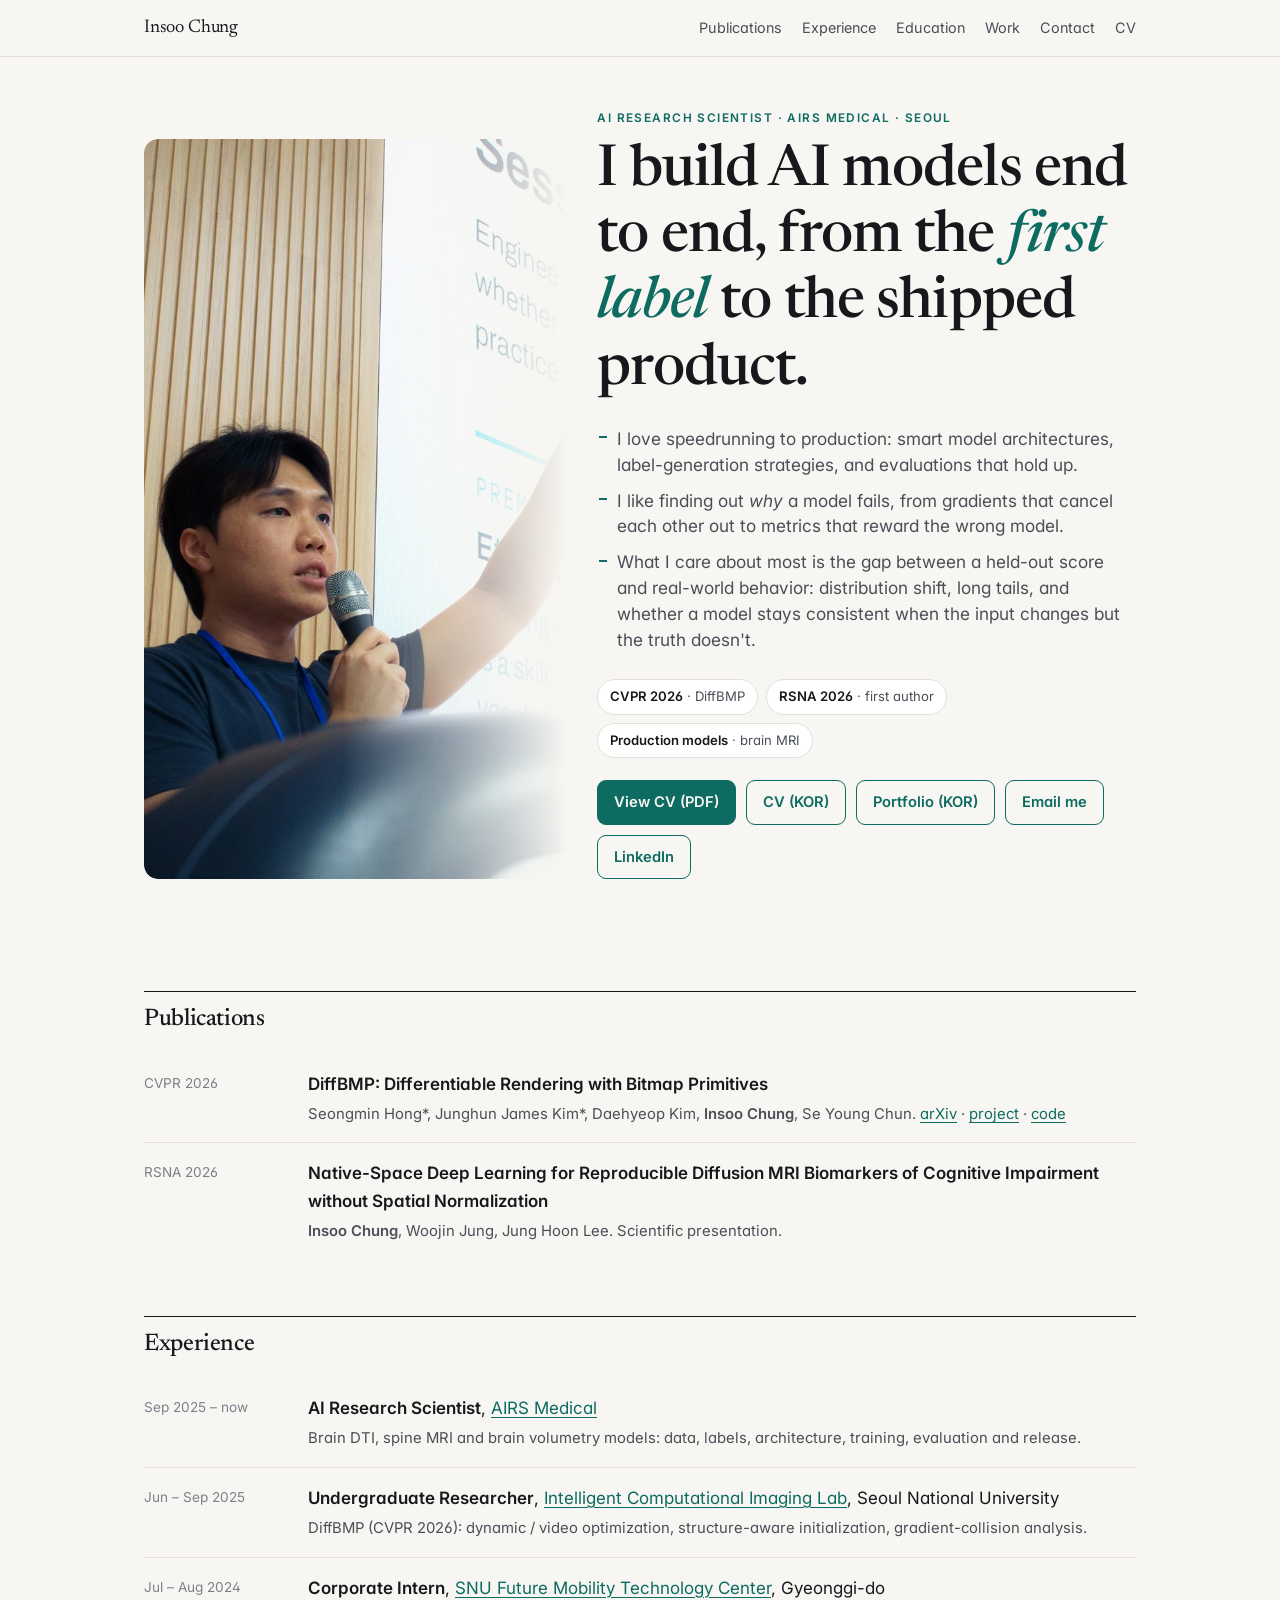
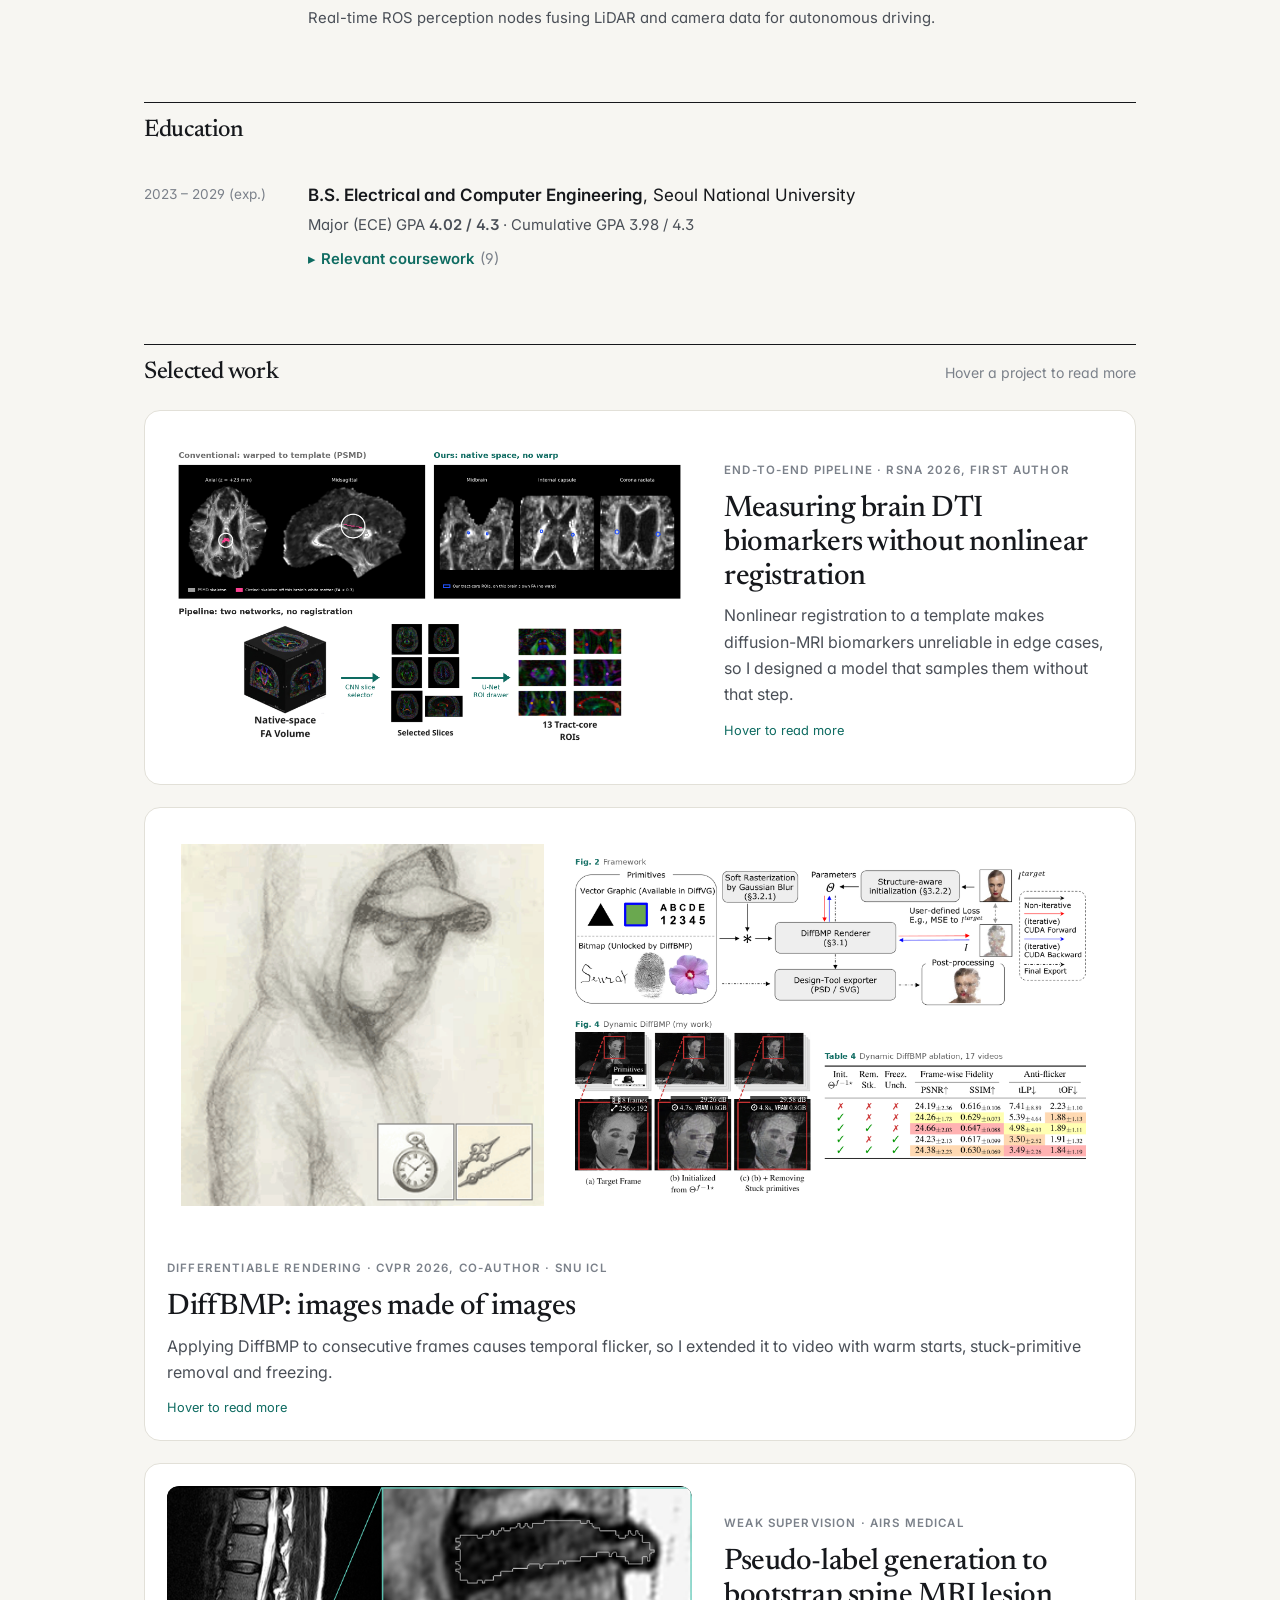
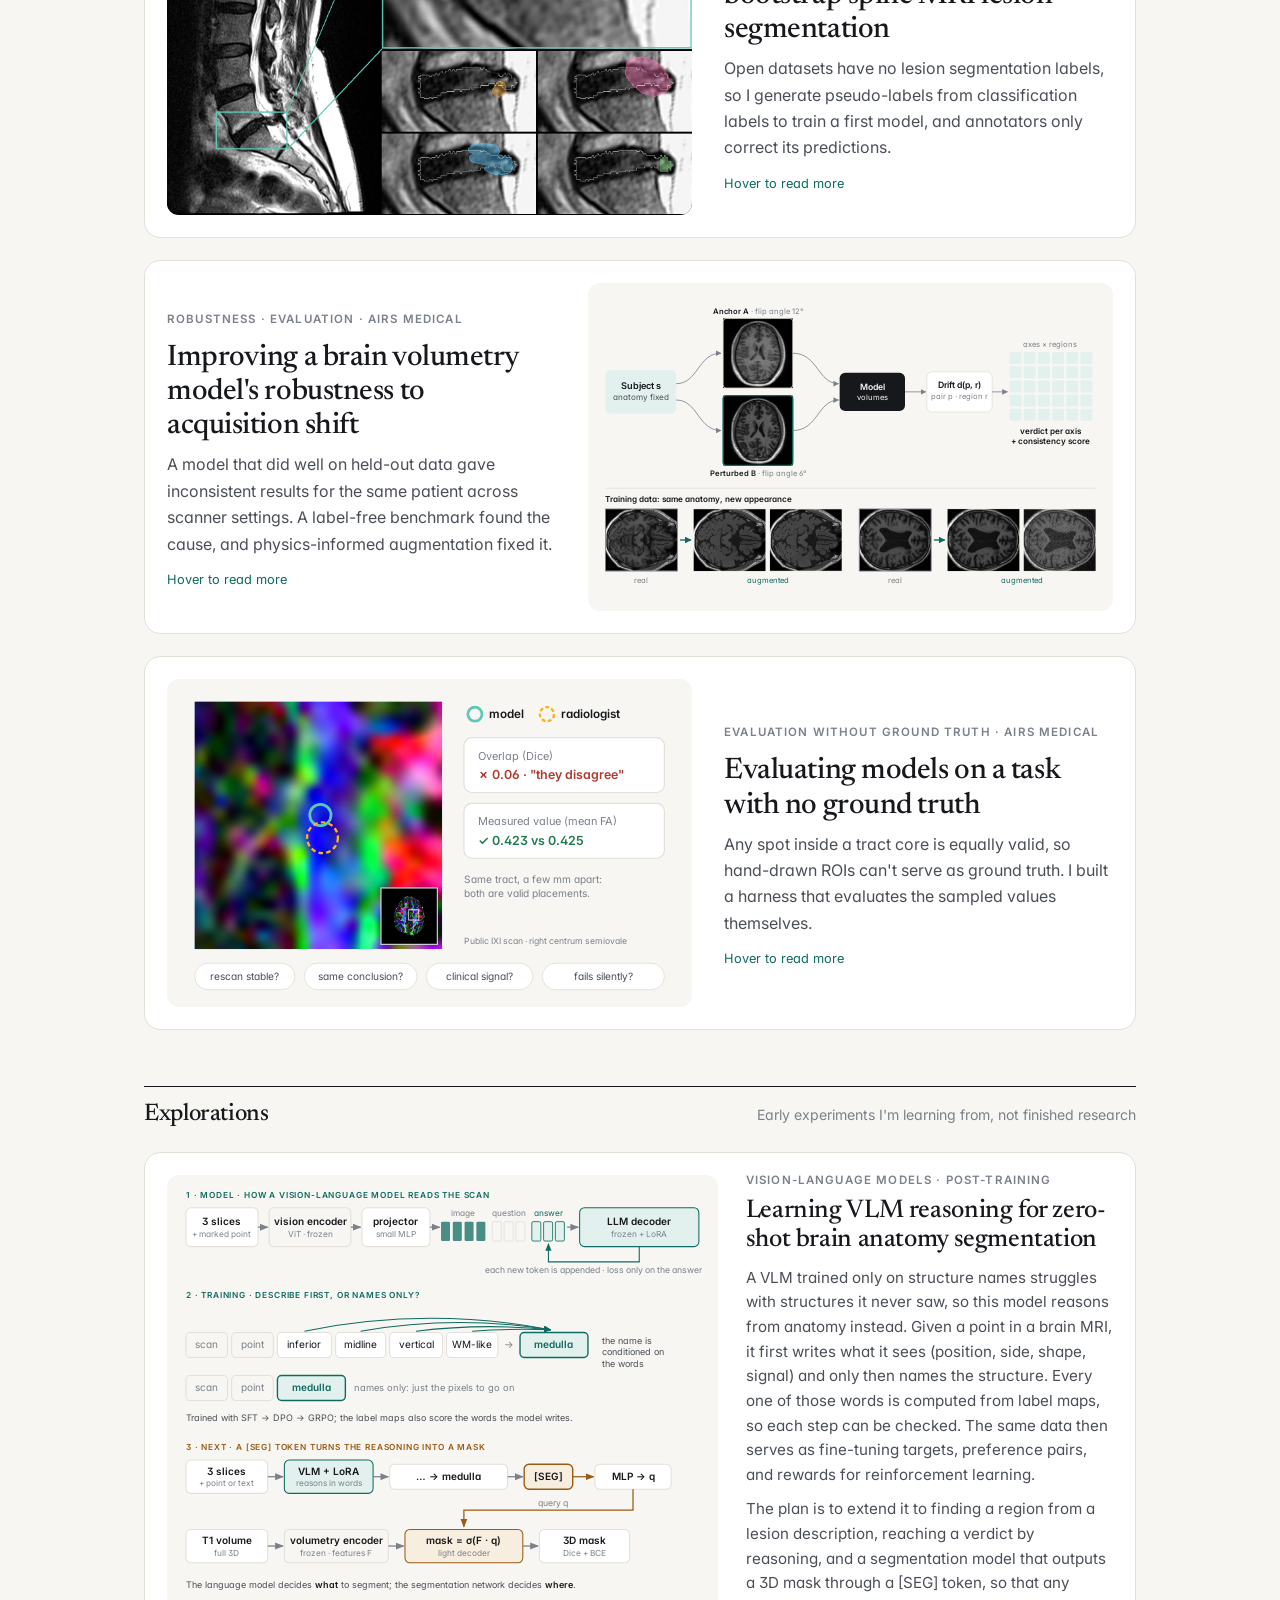
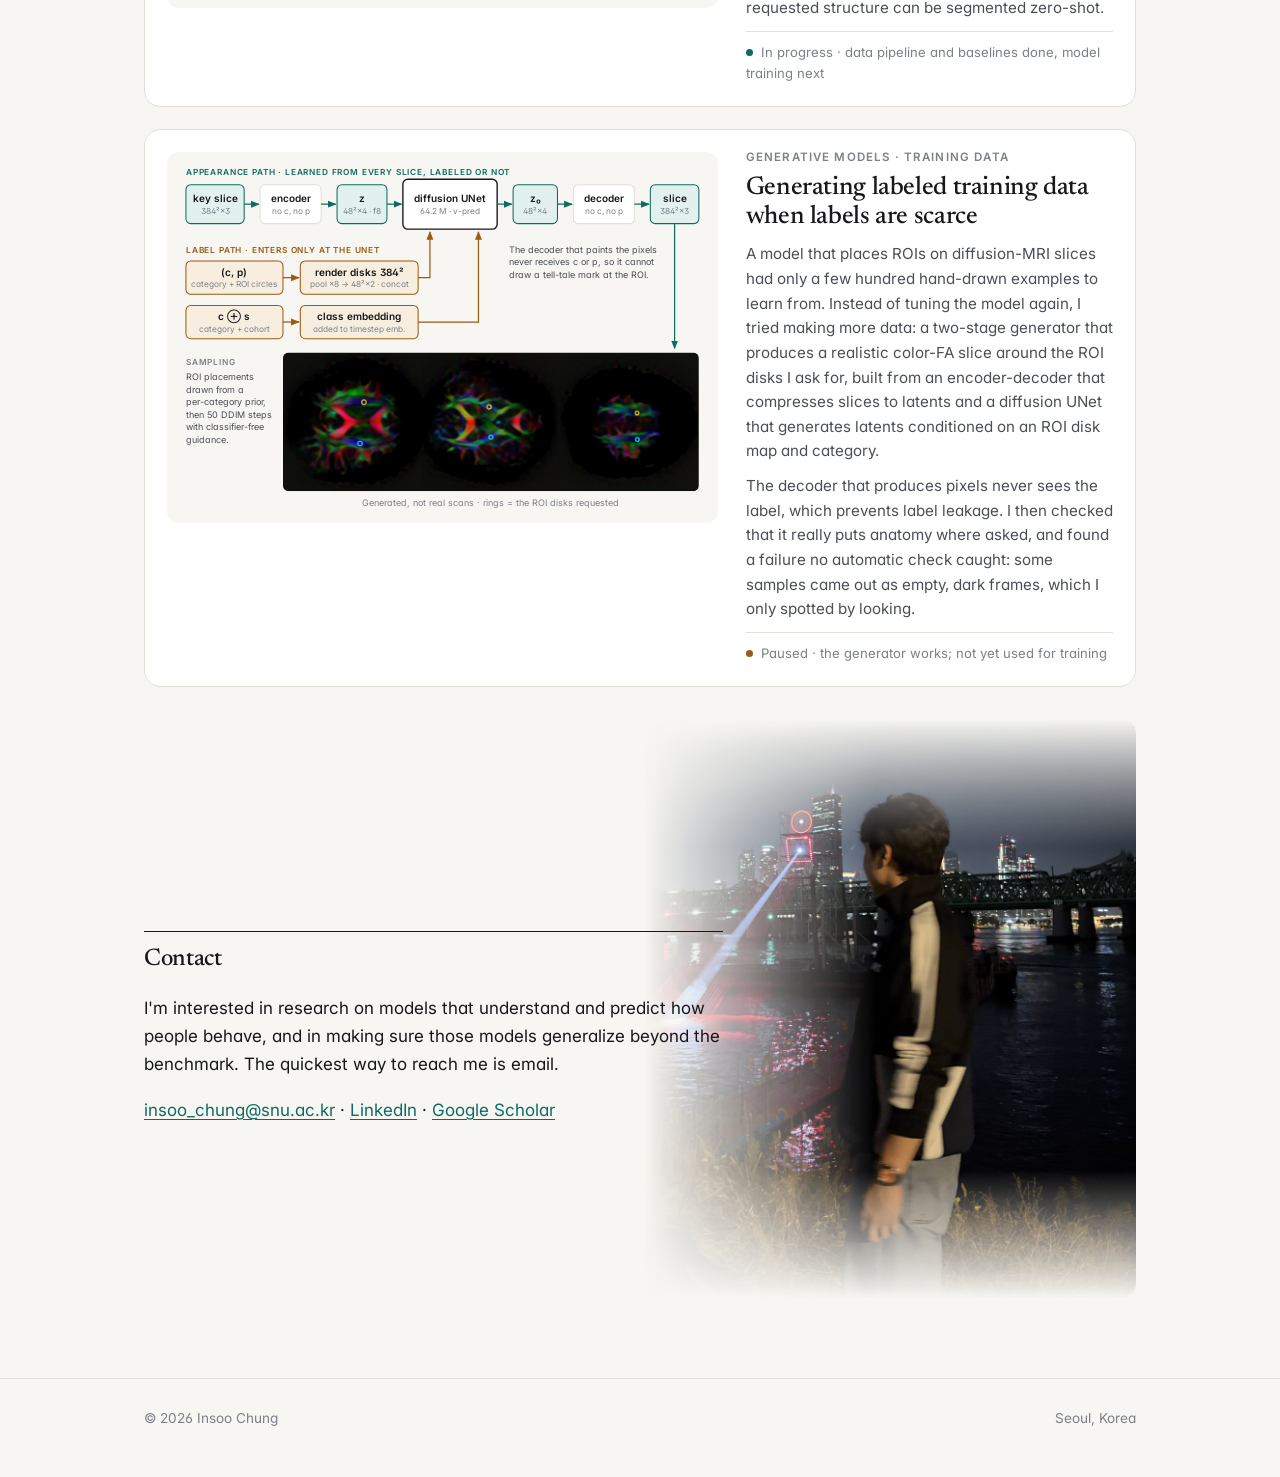
<file: index.html>
<!doctype html>
<html lang="en">
<head>
<meta charset="utf-8">
<meta name="viewport" content="width=device-width, initial-scale=1">
<title>Insoo Chung · AI Research Scientist</title>
<meta name="description" content="Insoo Chung, AI research scientist. I build models that hold up beyond the benchmark, and the evaluations that prove it.">
<link rel="preconnect" href="https://fonts.googleapis.com">
<link rel="preconnect" href="https://fonts.gstatic.com" crossorigin>
<link href="https://fonts.googleapis.com/css2?family=Inter:wght@400;500;600&family=JetBrains+Mono:wght@400;500&family=Newsreader:ital,opsz,wght@0,6..72,400;0,6..72,500;1,6..72,400;1,6..72,500&display=swap" rel="stylesheet">
<link rel="stylesheet" href="assets/css/site.css">
</head>
<body>

<nav class="nav">
  <div class="wrap">
    <a class="brand" href="./">Insoo Chung</a>
    <ul>
      <li class="opt"><a class="link" href="#publications">Publications</a></li>
      <li class="opt"><a class="link" href="#experience">Experience</a></li>
      <li class="opt"><a class="link" href="#education">Education</a></li>
      <li><a class="link" href="#work">Work</a></li>
      <li><a class="link" href="#contact">Contact</a></li>
      <li><a class="link" href="cv/Insoo_Chung_CV.pdf">CV</a></li>
    </ul>
  </div>
</nav>

<main class="wrap">

  <section class="hero">
    <div class="hero-text">
      <p class="eyebrow">AI Research Scientist · AIRS Medical · Seoul</p>
      <h1>I build AI models end to end, from the <em>first label</em> to the shipped product.</h1>
      <ul class="bio">
        <li>I love speedrunning to production: smart model architectures, label-generation strategies, and evaluations that hold up.</li>
        <li>I like finding out <em>why</em> a model fails, from gradients that cancel each other out to metrics that reward the wrong model.</li>
        <li>What I care about most is the gap between a held-out score and real-world behavior: distribution shift, long tails, and whether a model stays consistent when the input changes but the truth doesn't.</li>
      </ul>
      <div class="chips">
        <span class="chip"><b>CVPR 2026</b> · DiffBMP</span>
        <span class="chip"><b>RSNA 2026</b> · first author</span>
        <span class="chip"><b>Production models</b> · brain MRI</span>
      </div>
      <p class="cta-row"><a class="btn" href="cv/Insoo_Chung_CV.pdf">View CV (PDF)</a> <a class="btn ghost" href="cv/Insoo_Chung_CV_KR.pdf">CV (KOR)</a> <a class="btn ghost" href="cv/Insoo_Chung_Portfolio_KR.pdf">Portfolio (KOR)</a> <a class="btn ghost" href="mailto:insoo_chung@snu.ac.kr">Email me</a> <a class="btn ghost" href="https://www.linkedin.com/in/insoo-chung-07a242358">LinkedIn</a></p>
    </div>
    <figure>
      <img src="assets/img/profile.jpg" alt="Insoo Chung presenting at a podium" width="1600" height="1067">
      <img class="alt" src="assets/img/profile-alt.jpg" alt="" width="1100" height="1141" loading="lazy">
    </figure>
  </section>

  <section id="publications">
    <div class="section-head"><h2>Publications</h2></div>
    <ul class="list">
      <li>
        <span class="when">CVPR 2026</span>
        <div class="what">
          <b>DiffBMP: Differentiable Rendering with Bitmap Primitives</b>
          <p>Seongmin Hong*, Junghun James Kim*, Daehyeop Kim, <b>Insoo Chung</b>, Se Young Chun.
          <a href="https://arxiv.org/abs/2602.22625">arXiv</a> · <a href="https://diffbmp.com/">project</a> · <a href="https://github.com/smhongok/diffbmp">code</a></p>
        </div>
      </li>
      <li>
        <span class="when">RSNA 2026</span>
        <div class="what">
          <b>Native-Space Deep Learning for Reproducible Diffusion MRI Biomarkers of Cognitive Impairment without Spatial Normalization</b>
          <p><b>Insoo Chung</b>, Woojin Jung, Jung Hoon Lee. Scientific presentation.</p>
        </div>
      </li>
    </ul>
  </section>

  <section id="experience">
    <div class="section-head"><h2>Experience</h2></div>
    <ul class="list">
      <li>
        <span class="when">Sep 2025 – now</span>
        <div class="what"><b>AI Research Scientist</b>, <a href="https://airsmed.com/">AIRS Medical</a>
          <p>Brain DTI, spine MRI and brain volumetry models: data, labels, architecture, training, evaluation and release.</p></div>
      </li>
      <li>
        <span class="when">Jun – Sep 2025</span>
        <div class="what"><b>Undergraduate Researcher</b>, <a href="https://icl.snu.ac.kr/">Intelligent Computational Imaging Lab</a>, Seoul National University
          <p>DiffBMP (CVPR 2026): dynamic / video optimization, structure-aware initialization, gradient-collision analysis.</p></div>
      </li>
      <li>
        <span class="when">Jul – Aug 2024</span>
        <div class="what"><b>Corporate Intern</b>, <a href="https://fmtc.snu.ac.kr/">SNU Future Mobility Technology Center</a>, Gyeonggi-do
          <p>Real-time ROS perception nodes fusing LiDAR and camera data for autonomous driving.</p></div>
      </li>
    </ul>
  </section>

  <section id="education">
    <div class="section-head"><h2>Education</h2></div>
    <ul class="list">
      <li>
        <span class="when">2023 – 2029 (exp.)</span>
        <div class="what"><b>B.S. Electrical and Computer Engineering</b>, Seoul National University
          <p>Major (ECE) GPA <b>4.02 / 4.3</b> · Cumulative GPA 3.98 / 4.3</p>
            <details class="courses">
              <summary>Relevant coursework <span>(9)</span></summary>
              <ul>
                <li><span>Introduction to Random Variables and Random Processes</span><span class="term">Spring 2025</span><span class="grade">A+</span></li>
                <li><span>Introduction to Circuit Theory and Laboratory</span><span class="term">Spring 2025</span><span class="grade">A+</span></li>
                <li><span>Programming Methodology</span><span class="term">Fall 2024</span><span class="grade">A+</span></li>
                <li><span>Engineering Mathematics 2</span><span class="term">Fall 2024</span><span class="grade">A+</span></li>
                <li><span>Structural Dynamics</span><span class="term">Fall 2024</span><span class="grade">A+</span></li>
                <li><span>Digital Computer Concept and Practice</span><span class="term">Fall 2023</span><span class="grade">A+</span></li>
                <li><span>Signals and Systems</span><span class="term">Spring 2025</span><span class="grade">A0</span></li>
                <li><span>Structural Statics</span><span class="term">Spring 2025</span><span class="grade">A0</span></li>
                <li><span>Engineering Mathematics 1</span><span class="term">Spring 2024</span><span class="grade">A0</span></li>
              </ul>
            </details></div>
      </li>
    </ul>
  </section>

  <section id="work">
    <div class="section-head"><h2>Selected work</h2><span class="muted small">Hover a project to read more</span></div>
    <div class="works">

      <article class="work" tabindex="0">
        <div class="visual light"><a href="assets/img/dti-native-pipeline.png" title="Open full size"><img src="assets/img/dti-native-pipeline.png" alt="Top: the conventional PSMD skeleton, warped to a template, falls off this brain's white matter, while our tract-core ROIs sit on the brain's own FA map. Bottom: the pipeline, a native-space FA volume, a CNN slice selector, then a U-Net ROI drawer placing 13 tract-core ROIs" loading="lazy" width="2000" height="1207"></a></div>
        <div>
          <span class="tag">End-to-end pipeline · RSNA 2026, first author</span>
          <h3>Measuring brain DTI biomarkers without nonlinear registration</h3>
          <p class="hook">Nonlinear registration to a template makes diffusion-MRI biomarkers unreliable in edge cases, so I designed a model that samples them without that step.</p>
          <div class="hint">Hover to read more</div>
          <div class="more"><div><p>Standard pipelines nonlinearly register each brain to a template first, which fails in exactly the atrophied brains clinicians care about. My hypothesis was that we could skip registration: networks find 13 white-matter tract cores in each scan's own space. I built the whole ML pipeline around this, including slice selection, ROI regression, age- and sex-normed percentiles and GPU tractography, and <b>designed and compared several U-Net-based architectures</b> for the ROI drawer. It is now going through FDA clearance. On <b>784 public repeat-scan pairs</b>, it was <b>3.5× more repeatable</b> than the standard PSMD marker (±11.2% vs ±39.8%) and <b>~10× faster</b> (9 s vs 89 s), at a modest cost in discrimination (AUC 0.80 vs 0.84).<span class="credit">Figures: my RSNA 2026 talk, OASIS-3 data used under the OASIS data use agreement.</span></p></div></div>
        </div>
      </article>

      <article class="work wide" tabindex="0">
        <div class="visual light"><img src="assets/img/diffbmp-video.gif" alt="DiffBMP video demo: a pencil-sketch portrait sequence rendered from two bitmap primitives, a pocket watch and clock hands, shown in the corner" loading="lazy" width="320" height="320"><a href="assets/img/diffbmp-figures.png" title="Open full size"><img src="assets/img/diffbmp-figures.png" alt="From the DiffBMP paper: Fig. 2, the framework; Fig. 4, Dynamic DiffBMP removing a primitive stuck on a video frame; Table 4, the Dynamic DiffBMP ablation over 17 videos" loading="lazy" width="1800" height="1215"></a></div>
        <div>
          <span class="tag">Differentiable rendering · CVPR 2026, co-author · SNU ICL</span>
          <h3>DiffBMP: images made of images</h3>
          <p class="hook">Applying DiffBMP to consecutive frames causes temporal flicker, so I extended it to video with warm starts, stuck-primitive removal and freezing.</p>
          <div class="hint">Hover to read more</div>
          <div class="more"><div><p>I built <b>Dynamic DiffBMP</b>, the video extension: warm-start each frame from the previous one, remove primitives that get stuck and block gradients, and freeze regions that don't change. Across 17 videos this <b>cut temporal flicker (tLP) by 53%</b> with no loss in fidelity, and I also contributed structure-aware initialization. Looking into <em>why</em> primitives get stuck, I hypothesized that colliding per-pixel gradients keep them in local optima. I then ranked them by per-pixel gradient magnitude instead, which is unpublished follow-up work. <a href="https://arxiv.org/abs/2602.22625">Paper</a> · <a href="https://diffbmp.com/">Project</a> · <a href="https://github.com/smhongok/diffbmp">Code</a><span class="credit">Video: diffbmp.com demo. Figures: DiffBMP paper (Fig. 2, Fig. 4, Table 4).</span></p></div></div>
        </div>
      </article>

      <article class="work" tabindex="0">
        <div class="visual dark"><a href="assets/img/spine-pseudo-labels.png" title="Open full size"><img src="assets/img/spine-pseudo-labels.png" alt="Left: a whole sagittal T2 MRI of the lumbar spine with the L5/S1 disc boxed. Right: that disc zoomed in, with four candidate herniation pseudo-labels below it, each generated from disc-level yes/no labels without manual annotation" loading="lazy" width="1600" height="999"></a></div>
        <div>
          <span class="tag">Weak supervision · AIRS Medical</span>
          <h3>Pseudo-label generation to bootstrap spine MRI lesion segmentation</h3>
          <p class="hook">Open datasets have no lesion segmentation labels, so I generate pseudo-labels from classification labels to train a first model, and annotators only correct its predictions.</p>
          <div class="hint">Hover to read more</div>
          <div class="more"><div><p>I'm building a spine MRI product on my own, starting with deciding which measurements matter clinically. The bottleneck was labels: open datasets only say whether each disc is abnormal. I used <b>several weakly supervised strategies to turn those weak labels into pixel-level training labels</b> (classification → segmentation) <b>with no manual annotation</b>. That sets up a human-in-the-loop flywheel: once a model proposes plausible masks, an annotator only makes small corrections, and each round of corrections trains the next model. The figure shows candidate labels for one herniated disc. I also built a pseudo-labeling toolkit that my team has since adopted.<span class="credit">Image: public SPIDER lumbar-spine dataset.</span></p></div></div>
        </div>
      </article>

      <article class="work" tabindex="0">
        <div class="visual"><svg viewBox="0 0 920 530" role="img" aria-labeledby="f1t f1d">
          <title id="f1t">Benchmark design</title>
          <desc id="f1d">Real scans of the same brain: an anchor at flip angle 12° and a perturbed scan at 6°, where tissue boundaries look different. Below, two real training slices, each followed by two augmented versions of the same anatomy. One subject is scanned at an anchor protocol and at a perturbed protocol differing in one parameter. The model's regional volumes for both are compared to give a per-region drift, which is aggregated over a grid of shift axes by regions into per-axis verdicts and a continuous consistency score.</desc>
          <defs>
            <marker id="ah-a" viewBox="0 0 10 10" refX="9" refY="5" markerWidth="7" markerHeight="7" orient="auto-start-reverse"><path d="M0,0 L10,5 L0,10 z" class="s-ink3"/></marker>
            <marker id="ah-b" viewBox="0 0 10 10" refX="9" refY="5" markerWidth="5" markerHeight="5" orient="auto"><path d="M0,0 L10,5 L0,10 z" class="s-acc"/></marker>
          </defs>
          <!-- subject -->
          <rect x="10" y="125" width="130" height="80" rx="10" class="s-accsoft"/>
          <text x="75" y="160" text-anchor="middle" font-size="17" font-weight="600" class="s-ink">Subject s</text>
          <text x="75" y="180" text-anchor="middle" font-size="15" class="s-ink2">anatomy fixed</text>
          <!-- scans -->
          <path d="M140,150 C180,150 180,94 222,94" fill="none" class="k-ink3" stroke-width="1.5" marker-end="url(#ah-a)"/>
          <path d="M140,180 C180,180 180,236 222,236" fill="none" class="k-ink3" stroke-width="1.5" marker-end="url(#ah-a)"/>
          <text x="290" y="22" text-anchor="middle" font-size="14" class="s-ink"><tspan font-weight="600">Anchor A</tspan><tspan class="s-ink3"> · flip angle 12°</tspan></text>
          <image href="assets/img/ood-anchor.jpg" x="226" y="30" width="128" height="128"/>
          <rect x="226" y="30" width="128" height="128" rx="6" fill="none" class="k-rule" stroke-width="1.5"/>
          <image href="assets/img/ood-perturbed.jpg" x="226" y="172" width="128" height="128"/>
          <rect x="226" y="172" width="128" height="128" rx="6" fill="none" class="k-acc" stroke-width="2.5"/>
          <text x="290" y="320" text-anchor="middle" font-size="14" class="s-ink"><tspan font-weight="600">Perturbed B</tspan><tspan class="s-ink3"> · flip angle 6°</tspan></text>
          <!-- model -->
          <path d="M354,94 C400,94 400,150 438,150" fill="none" class="k-ink3" stroke-width="1.5" marker-end="url(#ah-a)"/>
          <path d="M354,236 C400,236 400,180 438,180" fill="none" class="k-ink3" stroke-width="1.5" marker-end="url(#ah-a)"/>
          <rect x="440" y="130" width="120" height="70" rx="10" class="s-ink"/>
          <text x="500" y="161" text-anchor="middle" font-size="16" font-weight="600" class="s-bg">Model</text>
          <text x="500" y="180" text-anchor="middle" font-size="14" class="s-bg">volumes</text>
          <!-- drift -->
          <path d="M560,165 L598,165" class="k-ink3" stroke-width="1.5" marker-end="url(#ah-a)"/>
          <rect x="600" y="128" width="120" height="74" rx="10" class="s-surface k-rule" stroke-width="1.5"/>
          <text x="660" y="158" text-anchor="middle" font-size="16" font-weight="600" class="s-ink">Drift d(p, r)</text>
          <text x="660" y="178" text-anchor="middle" font-size="14" class="s-ink3">pair p · region r</text>
          <!-- grid -->
          <path d="M720,165 L748,165" class="k-ink3" stroke-width="1.5" marker-end="url(#ah-a)"/>
          <g transform="translate(752,92)">
            <text x="75" y="-10" text-anchor="middle" font-size="14" class="s-ink3">axes × regions</text>
            <g class="s-accsoft">
              <rect x="0" y="0" width="22" height="22" rx="3"/><rect x="26" y="0" width="22" height="22" rx="3"/><rect x="52" y="0" width="22" height="22" rx="3"/><rect x="78" y="0" width="22" height="22" rx="3"/><rect x="104" y="0" width="22" height="22" rx="3"/><rect x="130" y="0" width="22" height="22" rx="3"/>
              <rect x="0" y="26" width="22" height="22" rx="3"/><rect x="26" y="26" width="22" height="22" rx="3"/><rect x="52" y="26" width="22" height="22" rx="3"/><rect x="78" y="26" width="22" height="22" rx="3"/><rect x="104" y="26" width="22" height="22" rx="3"/><rect x="130" y="26" width="22" height="22" rx="3"/>
              <rect x="0" y="52" width="22" height="22" rx="3"/><rect x="26" y="52" width="22" height="22" rx="3"/><rect x="52" y="52" width="22" height="22" rx="3"/><rect x="78" y="52" width="22" height="22" rx="3"/><rect x="104" y="52" width="22" height="22" rx="3"/><rect x="130" y="52" width="22" height="22" rx="3"/>
              <rect x="0" y="78" width="22" height="22" rx="3"/><rect x="26" y="78" width="22" height="22" rx="3"/><rect x="52" y="78" width="22" height="22" rx="3"/><rect x="78" y="78" width="22" height="22" rx="3"/><rect x="104" y="78" width="22" height="22" rx="3"/><rect x="130" y="78" width="22" height="22" rx="3"/>
              <rect x="0" y="104" width="22" height="22" rx="3"/><rect x="26" y="104" width="22" height="22" rx="3"/><rect x="52" y="104" width="22" height="22" rx="3"/><rect x="78" y="104" width="22" height="22" rx="3"/><rect x="104" y="104" width="22" height="22" rx="3"/><rect x="130" y="104" width="22" height="22" rx="3"/>
            </g>
            <text x="75" y="150" text-anchor="middle" font-size="15" font-weight="600" class="s-ink">verdict per axis</text>
            <text x="75" y="168" text-anchor="middle" font-size="15" font-weight="600" class="s-ink">+ consistency score</text>
          </g>
          <!-- fix: augmented training data -->
          <line x1="10" y1="342" x2="910" y2="342" class="k-rule" stroke-width="1.5"/>
          <text x="10" y="368" font-size="15" font-weight="600" class="s-ink">Training data: same anatomy, new appearance</text>
          <image href="assets/img/ood-aug-1.jpg" x="10" y="380" width="132" height="114"/>
          <rect x="10" y="380" width="132" height="114" fill="none" class="k-ink3" stroke-width="1.5"/>
          <text x="76" y="516" text-anchor="middle" font-size="14" class="s-ink3">real</text>
          <path d="M147,437 L167,437" class="k-acc" stroke-width="2.5" marker-end="url(#ah-b)"/>
          <image href="assets/img/ood-aug-2.jpg" x="172" y="380" width="132" height="114"/>
          <image href="assets/img/ood-aug-3.jpg" x="312" y="380" width="132" height="114"/>
          <text x="308" y="516" text-anchor="middle" font-size="14" class="s-acc">augmented</text>
          <image href="assets/img/ood-aug-4.jpg" x="476" y="380" width="132" height="114"/>
          <rect x="476" y="380" width="132" height="114" fill="none" class="k-ink3" stroke-width="1.5"/>
          <text x="542" y="516" text-anchor="middle" font-size="14" class="s-ink3">real</text>
          <path d="M613,437 L633,437" class="k-acc" stroke-width="2.5" marker-end="url(#ah-b)"/>
          <image href="assets/img/ood-aug-5.jpg" x="638" y="380" width="132" height="114"/>
          <image href="assets/img/ood-aug-6.jpg" x="778" y="380" width="132" height="114"/>
          <text x="774" y="516" text-anchor="middle" font-size="14" class="s-acc">augmented</text>
        </svg></div>
        <div>
          <span class="tag">Robustness · Evaluation · AIRS Medical</span>
          <h3>Improving a brain volumetry model's robustness to acquisition shift</h3>
          <p class="hook">A model that did well on held-out data gave inconsistent results for the same patient across scanner settings. A label-free benchmark found the cause, and physics-informed augmentation fixed it.</p>
          <div class="hint">Hover to read more</div>
          <div class="more"><div><p>I first tested whether standard OOD detectors could catch these failures. They flagged <b>novelty, not failure</b>, so I measured failure directly. I built a label-free benchmark of same-subject scan pairs, each changing one acquisition setting, which traced the errors to an intensity shortcut at tissue boundaries. I led the work end to end, and the physics-informed augmentations I designed fixed most of the drift at a small in-distribution cost. <b>Both the benchmark and the fix shipped in production.</b> Details are withheld at my employer's request.</p></div></div>
        </div>
      </article>

      <article class="work" tabindex="0">
        <div class="visual"><svg viewBox="0 0 640 400" role="img" aria-labeledby="et ed">
  <title id="et">Two valid answers</title>
  <desc id="ed">A real color-FA crop of the right centrum semiovale from a public IXI scan. The model's ROI and the radiologist's ROI sit a few millimetres apart along the same tract, so their overlap is nearly zero, yet the mean FA inside each is almost identical.</desc>
  <image href="assets/img/dti-roi-pair.png" x="20" y="20" width="316" height="316"/>
  <image href="assets/img/dti-roi-slice.png" x="258" y="258" width="72" height="72" stroke="#fff"/>
  <rect x="258" y="258" width="72" height="72" fill="none" stroke="#fff" stroke-width="1.5" opacity=".8"/>
  <circle cx="180.6" cy="164.8" r="13.6" fill="none" stroke="#5cc8b6" stroke-width="3.5"/>
  <circle cx="183.3" cy="193.8" r="19.7" fill="none" stroke="#ffb020" stroke-width="3" stroke-dasharray="6 4"/>
  <circle cx="378" cy="36" r="9" fill="none" stroke="#5cc8b6" stroke-width="3.5"/>
  <text x="396" y="41" font-size="15" font-weight="600" class="s-ink">model</text>
  <circle cx="470" cy="36" r="9" fill="none" stroke="#ffb020" stroke-width="3" stroke-dasharray="5 3"/>
  <text x="488" y="41" font-size="15" font-weight="600" class="s-ink">radiologist</text>
  <rect x="364" y="66" width="256" height="70" rx="10" class="s-surface k-rule" stroke-width="1.5"/>
  <text x="382" y="94" font-size="14" class="s-ink3">Overlap (Dice)</text>
  <text x="382" y="119" font-size="16" font-weight="600" class="s-bad">✗ 0.06 · "they disagree"</text>
  <rect x="364" y="150" width="256" height="70" rx="10" class="s-surface k-rule" stroke-width="1.5"/>
  <text x="382" y="178" font-size="14" class="s-ink3">Measured value (mean FA)</text>
  <text x="382" y="203" font-size="16" font-weight="600" class="s-good">✓ 0.423 vs 0.425</text>
  <text x="364" y="252" font-size="13" class="s-ink3">Same tract, a few mm apart:</text>
  <text x="364" y="270" font-size="13" class="s-ink3">both are valid placements.</text>
  <text x="364" y="330" font-size="11" class="s-ink3">Public IXI scan · right centrum semiovale</text>
  <g font-size="13" class="s-ink2">
    <rect x="20" y="354" width="128" height="34" rx="17" class="s-surface k-rule" stroke-width="1.2"/><text x="84" y="376" text-anchor="middle">rescan stable?</text>
    <rect x="160" y="354" width="144" height="34" rx="17" class="s-surface k-rule" stroke-width="1.2"/><text x="232" y="376" text-anchor="middle">same conclusion?</text>
    <rect x="316" y="354" width="136" height="34" rx="17" class="s-surface k-rule" stroke-width="1.2"/><text x="384" y="376" text-anchor="middle">clinical signal?</text>
    <rect x="464" y="354" width="156" height="34" rx="17" class="s-surface k-rule" stroke-width="1.2"/><text x="542" y="376" text-anchor="middle">fails silently?</text>
  </g>
</svg></div>
        <div>
          <span class="tag">Evaluation without ground truth · AIRS Medical</span>
          <h3>Evaluating models on a task with no ground truth</h3>
          <p class="hook">Any spot inside a tract core is equally valid, so hand-drawn ROIs can't serve as ground truth. I built a harness that evaluates the sampled values themselves.</p>
          <div class="hint">Hover to read more</div>
          <div class="more"><div><p>Scoring the DTI model by overlap with a radiologist's drawing penalizes it for choosing a different spot that is just as valid: in the case shown, Dice is only 0.06, yet mean FA is 0.423 vs 0.425. I built an evaluation harness that judges <b>what clinicians actually use, the measured value</b>, along axes that need no golden label: does a rescan give the same number, does it reach the same group-level conclusions as a human reader, does it carry the clinical signal, and does it ever fail silently. It changed decisions. A version that was <b>geometrically more accurate turned out to be less repeatable</b>, so we stopped optimizing for geometry.<span class="credit">Image: public IXI dataset (CC BY-SA 3.0).</span></p></div></div>
        </div>
      </article>

    </div>
  </section>

  <section id="explorations">
    <div class="section-head"><h2>Explorations</h2><span class="muted small">Early experiments I'm learning from, not finished research</span></div>
    <div class="explore">

      <article class="xcard">
        <div class="visual"><svg viewBox="0 0 760 590" role="img" aria-label="Three panels. Model: three slices with a marked point pass through a frozen vision encoder and a small projector to become image tokens, which an LLM decoder with LoRA adapters reads along with the question to write the answer one token at a time. Training: the describe-first model writes inferior, midline, vertical and WM-like before the name medulla; the names-only model goes straight to the name. Next: the model writes a SEG token whose hidden state becomes a query that a light decoder combines with frozen volumetry features to output a 3D mask.">
<defs><marker id="ga" viewBox="0 0 10 10" refX="9" refY="5" markerWidth="7" markerHeight="7" orient="auto-start-reverse"><path d="M0 1 L10 5 L0 9z" class="s-acc"/></marker><marker id="gw" viewBox="0 0 10 10" refX="9" refY="5" markerWidth="7" markerHeight="7" orient="auto-start-reverse"><path d="M0 1 L10 5 L0 9z" class="s-warn"/></marker><marker id="gi" viewBox="0 0 10 10" refX="9" refY="5" markerWidth="7" markerHeight="7" orient="auto-start-reverse"><path d="M0 1 L10 5 L0 9z" class="s-ink3"/></marker></defs>
<text x="10" y="16" font-size="12" font-weight="600" letter-spacing="1.2" class="s-acc">1 · MODEL · HOW A VISION-LANGUAGE MODEL READS THE SCAN</text><rect x="10" y="30" width="104" height="56" rx="7" class="s-surface k-rule" stroke-width="1.5"/><text x="62.0" y="55.0" text-anchor="middle" font-size="14.5" font-weight="600" class="s-ink">3 slices</text><text x="62.0" y="72.0" text-anchor="middle" font-size="12" class="s-ink3">+ marked point</text><line x1="114" y1="58" x2="128" y2="58" class="k-ink3" stroke-width="1.8" marker-end="url(#gi)"/><rect x="130" y="30" width="118" height="56" rx="7" class="s-bg k-rule" stroke-width="1.5"/><text x="189.0" y="55.0" text-anchor="middle" font-size="14.5" font-weight="600" class="s-ink">vision encoder</text><text x="189.0" y="72.0" text-anchor="middle" font-size="12" class="s-ink3">ViT · frozen</text><line x1="248" y1="58" x2="262" y2="58" class="k-ink3" stroke-width="1.8" marker-end="url(#gi)"/><rect x="264" y="30" width="98" height="56" rx="7" class="s-surface k-rule" stroke-width="1.5"/><text x="313.0" y="55.0" text-anchor="middle" font-size="14.5" font-weight="600" class="s-ink">projector</text><text x="313.0" y="72.0" text-anchor="middle" font-size="12" class="s-ink3">small MLP</text><line x1="362" y1="58" x2="376" y2="58" class="k-ink3" stroke-width="1.8" marker-end="url(#gi)"/><rect x="378" y="50" width="13" height="28" rx="2" class="s-acc" opacity=".75"/><rect x="395" y="50" width="13" height="28" rx="2" class="s-acc" opacity=".75"/><rect x="412" y="50" width="13" height="28" rx="2" class="s-acc" opacity=".75"/><rect x="429" y="50" width="13" height="28" rx="2" class="s-acc" opacity=".75"/><rect x="452" y="50" width="13" height="28" rx="2" class="s-bg k-rule" stroke-width="1.2"/><rect x="469" y="50" width="13" height="28" rx="2" class="s-bg k-rule" stroke-width="1.2"/><rect x="486" y="50" width="13" height="28" rx="2" class="s-bg k-rule" stroke-width="1.2"/><rect x="509" y="50" width="13" height="28" rx="2" class="s-accsoft k-acc" stroke-width="1.2"/><rect x="526" y="50" width="13" height="28" rx="2" class="s-accsoft k-acc" stroke-width="1.2"/><rect x="543" y="50" width="13" height="28" rx="2" class="s-accsoft k-acc" stroke-width="1.2"/><text x="410" y="42" text-anchor="middle" font-size="12" class="s-ink3">image</text><text x="476" y="42" text-anchor="middle" font-size="12" class="s-ink3">question</text><text x="533" y="42" text-anchor="middle" font-size="12" class="s-acc">answer</text><line x1="560" y1="58" x2="576" y2="58" class="k-ink3" stroke-width="1.8" marker-end="url(#gi)"/><rect x="578" y="30" width="172" height="56" rx="7" class="s-accsoft k-acc" stroke-width="1.5"/><text x="664.0" y="55.0" text-anchor="middle" font-size="14.5" font-weight="600" class="s-ink">LLM decoder</text><text x="664.0" y="72.0" text-anchor="middle" font-size="12" class="s-ink3">frozen + LoRA</text><path d="M664.0 86 V108 H533 V82" class="k-acc" stroke-width="1.6" fill="none" marker-end="url(#ga)"/><text x="598.5" y="124" text-anchor="middle" font-size="12.5" class="s-ink3">each new token is appended · loss only on the answer</text>
<text x="10" y="160" font-size="12" font-weight="600" letter-spacing="1.2" class="s-acc">2 · TRAINING · DESCRIBE FIRST, OR NAMES ONLY?</text>
<rect x="10" y="210" width="60" height="36" rx="6" class="s-bg k-rule" stroke-width="1.5"/><text x="40.0" y="233" text-anchor="middle" font-size="14.5" class="s-ink3">scan</text>
<rect x="76" y="210" width="60" height="36" rx="6" class="s-bg k-rule" stroke-width="1.5"/><text x="106.0" y="233" text-anchor="middle" font-size="14.5" class="s-ink3">point</text>
<rect x="142" y="210" width="78" height="36" rx="6" class="s-surface k-rule" stroke-width="1.5"/><text x="181.0" y="233" text-anchor="middle" font-size="14.5" class="s-ink">inferior</text>
<rect x="226" y="210" width="72" height="36" rx="6" class="s-surface k-rule" stroke-width="1.5"/><text x="262.0" y="233" text-anchor="middle" font-size="14.5" class="s-ink">midline</text>
<rect x="304" y="210" width="76" height="36" rx="6" class="s-surface k-rule" stroke-width="1.5"/><text x="342.0" y="233" text-anchor="middle" font-size="14.5" class="s-ink">vertical</text>
<rect x="386" y="210" width="74" height="36" rx="6" class="s-surface k-rule" stroke-width="1.5"/><text x="423.0" y="233" text-anchor="middle" font-size="14.5" class="s-ink">WM-like</text>
<text x="476" y="233" text-anchor="middle" font-size="14.5" class="s-ink3">→</text><rect x="492" y="210" width="98" height="36" rx="6" class="s-accsoft k-acc" stroke-width="2"/><text x="541" y="233" text-anchor="middle" font-size="14.5" font-weight="600" class="s-acc">medulla</text>
<path d="M181 208 Q358.5 172 536 206" class="k-acc" stroke-width="1.5" fill="none" marker-end="url(#ga)"/>
<path d="M262 208 Q399.0 184 536 206" class="k-acc" stroke-width="1.5" fill="none" marker-end="url(#ga)"/>
<path d="M342 208 Q439.0 196 536 206" class="k-acc" stroke-width="1.5" fill="none" marker-end="url(#ga)"/>
<path d="M423 208 Q479.5 204 536 206" class="k-acc" stroke-width="1.5" fill="none" marker-end="url(#ga)"/>
<text x="610" y="226" font-size="13" class="s-ink2">the name is</text><text x="610" y="243" font-size="13" class="s-ink2">conditioned on</text><text x="610" y="260" font-size="13" class="s-ink2">the words</text>
<rect x="10" y="272" width="60" height="36" rx="6" class="s-bg k-rule" stroke-width="1.5"/><text x="40" y="295" text-anchor="middle" font-size="14.5" class="s-ink3">scan</text><rect x="76" y="272" width="60" height="36" rx="6" class="s-bg k-rule" stroke-width="1.5"/><text x="106" y="295" text-anchor="middle" font-size="14.5" class="s-ink3">point</text><rect x="142" y="272" width="98" height="36" rx="6" class="s-accsoft k-acc" stroke-width="2"/><text x="191" y="295" text-anchor="middle" font-size="14.5" font-weight="600" class="s-acc">medulla</text><text x="252" y="295" font-size="13.5" class="s-ink3">names only: just the pixels to go on</text>
<text x="10" y="338" font-size="13" class="s-ink2">Trained with SFT → DPO → GRPO; the label maps also score the words the model writes.</text>
<text x="10" y="380" font-size="12" font-weight="600" letter-spacing="1.2" class="s-warn">3 · NEXT · A [SEG] TOKEN TURNS THE REASONING INTO A MASK</text>
<rect x="10" y="394" width="118" height="48" rx="7" class="s-surface k-rule" stroke-width="1.5"/><text x="69.0" y="415.0" text-anchor="middle" font-size="14.5" font-weight="600" class="s-ink">3 slices</text><text x="69.0" y="432.0" text-anchor="middle" font-size="12" class="s-ink3">+ point or text</text>
<rect x="152" y="394" width="128" height="48" rx="7" class="s-accsoft k-acc" stroke-width="1.5"/><text x="216.0" y="415.0" text-anchor="middle" font-size="14.5" font-weight="600" class="s-ink">VLM + LoRA</text><text x="216.0" y="432.0" text-anchor="middle" font-size="12" class="s-ink3">reasons in words</text>
<rect x="304" y="400" width="170" height="36" rx="7" class="s-surface k-rule" stroke-width="1.5"/><text x="389.0" y="423.0" text-anchor="middle" font-size="14.5" font-weight="600" class="s-ink">… → medulla</text>
<rect x="498" y="400" width="70" height="36" rx="7" class="s-warnsoft k-warn" stroke-width="2"/><text x="533.0" y="423.0" text-anchor="middle" font-size="14.5" font-weight="600" class="s-ink">[SEG]</text>
<rect x="600" y="400" width="110" height="36" rx="7" class="s-surface k-rule" stroke-width="1.5"/><text x="655.0" y="423.0" text-anchor="middle" font-size="14.5" font-weight="600" class="s-ink">MLP → q</text>
<line x1="128" y1="418" x2="150" y2="418" class="k-ink3" stroke-width="1.8" marker-end="url(#gi)"/>
<line x1="280" y1="418" x2="302" y2="418" class="k-ink3" stroke-width="1.8" marker-end="url(#gi)"/>
<line x1="474" y1="418" x2="496" y2="418" class="k-ink3" stroke-width="1.8" marker-end="url(#gi)"/>
<line x1="568" y1="418" x2="598" y2="418" class="k-warn" stroke-width="1.8" marker-end="url(#gw)"/>
<rect x="10" y="494" width="118" height="48" rx="7" class="s-surface k-rule" stroke-width="1.5"/><text x="69.0" y="515.0" text-anchor="middle" font-size="14.5" font-weight="600" class="s-ink">T1 volume</text><text x="69.0" y="532.0" text-anchor="middle" font-size="12" class="s-ink3">full 3D</text>
<rect x="152" y="494" width="150" height="48" rx="7" class="s-bg k-rule" stroke-width="1.5"/><text x="227.0" y="515.0" text-anchor="middle" font-size="14.5" font-weight="600" class="s-ink">volumetry encoder</text><text x="227.0" y="532.0" text-anchor="middle" font-size="12" class="s-ink3">frozen · features F</text>
<rect x="326" y="494" width="170" height="48" rx="7" class="s-warnsoft k-warn" stroke-width="1.5"/><text x="411.0" y="515.0" text-anchor="middle" font-size="14.5" font-weight="600" class="s-ink">mask = σ(F · q)</text><text x="411.0" y="532.0" text-anchor="middle" font-size="12" class="s-ink3">light decoder</text>
<rect x="520" y="494" width="130" height="48" rx="7" class="s-surface k-rule" stroke-width="1.5"/><text x="585.0" y="515.0" text-anchor="middle" font-size="14.5" font-weight="600" class="s-ink">3D mask</text><text x="585.0" y="532.0" text-anchor="middle" font-size="12" class="s-ink3">Dice + BCE</text>
<line x1="128" y1="518" x2="150" y2="518" class="k-ink3" stroke-width="1.8" marker-end="url(#gi)"/>
<line x1="302" y1="518" x2="324" y2="518" class="k-ink3" stroke-width="1.8" marker-end="url(#gi)"/>
<line x1="496" y1="518" x2="518" y2="518" class="k-ink3" stroke-width="1.8" marker-end="url(#gi)"/>
<path d="M655 436 V466 H411 V490" class="k-warn" stroke-width="1.8" fill="none" marker-end="url(#gw)"/>
<text x="540" y="460" text-anchor="middle" font-size="12.5" class="s-ink3">query q</text>
<text x="10" y="578" font-size="13" class="s-ink2">The language model decides <tspan font-weight="600" class="s-ink">what</tspan> to segment; the segmentation network decides <tspan font-weight="600" class="s-ink">where</tspan>.</text></svg></div>
        <div class="xtext">
        <span class="tag">Vision-language models · post-training</span>
        <h3>Learning VLM reasoning for zero-shot brain anatomy segmentation</h3>
        <p>A VLM trained only on structure names struggles with structures it never saw, so this model reasons from anatomy instead. Given a point in a brain MRI, it first writes what it sees (position, side, shape, signal) and only then names the structure. Every one of those words is computed from label maps, so each step can be checked. The same data then serves as fine-tuning targets, preference pairs, and rewards for reinforcement learning.</p>
        <p>The plan is to extend it to finding a region from a lesion description, reaching a verdict by reasoning, and a segmentation model that outputs a 3D mask through a [SEG] token, so that any requested structure can be segmented zero-shot.</p>
        <p class="status live">In progress · data pipeline and baselines done, model training next</p>
        </div>
      </article>

      <article class="xcard">
        <div class="visual"><svg viewBox="0 0 760 500" role="img" aria-label="The generator. Appearance path: key slice, encoder, latent z, diffusion UNet, latent z0, decoder, generated slice; the encoder and decoder never see the category c or ROI circles p. Label path: c and p are rendered as disk maps, pooled to the latent grid and concatenated as input channels; category and cohort become an embedding added to the timestep embedding. Below, three generated slices with their requested ROI disks.">
<defs><marker id="ga" viewBox="0 0 10 10" refX="9" refY="5" markerWidth="7" markerHeight="7" orient="auto-start-reverse"><path d="M0 1 L10 5 L0 9z" class="s-acc"/></marker><marker id="gw" viewBox="0 0 10 10" refX="9" refY="5" markerWidth="7" markerHeight="7" orient="auto-start-reverse"><path d="M0 1 L10 5 L0 9z" class="s-warn"/></marker><marker id="gi" viewBox="0 0 10 10" refX="9" refY="5" markerWidth="7" markerHeight="7" orient="auto-start-reverse"><path d="M0 1 L10 5 L0 9z" class="s-ink3"/></marker></defs>
<text x="10" y="16" font-size="12" font-weight="600" letter-spacing="1.2" class="s-acc">APPEARANCE PATH · LEARNED FROM EVERY SLICE, LABELED OR NOT</text>
<rect x="10" y="30" width="84" height="56" rx="7" class="s-accsoft k-acc" stroke-width="1.5"/><text x="52.0" y="55.0" text-anchor="middle" font-size="14.5" font-weight="600" class="s-ink">key slice</text><text x="52.0" y="72.0" text-anchor="middle" font-size="12" class="s-ink3">384²×3</text>
<rect x="117" y="30" width="88" height="56" rx="7" class="s-surface k-rule" stroke-width="1.5"/><text x="161.0" y="55.0" text-anchor="middle" font-size="14.5" font-weight="600" class="s-ink">encoder</text><text x="161.0" y="72.0" text-anchor="middle" font-size="12" class="s-ink3">no c, no p</text>
<rect x="228" y="30" width="72" height="56" rx="7" class="s-accsoft k-acc" stroke-width="1.5"/><text x="264.0" y="55.0" text-anchor="middle" font-size="14.5" font-weight="600" class="s-ink">z</text><text x="264.0" y="72.0" text-anchor="middle" font-size="12" class="s-ink3">48²×4 · f8</text>
<rect x="323" y="22" width="136" height="72" rx="7" class="s-surface k-ink" stroke-width="2"/><text x="391.0" y="55.0" text-anchor="middle" font-size="14.5" font-weight="600" class="s-ink">diffusion UNet</text><text x="391.0" y="72.0" text-anchor="middle" font-size="12" class="s-ink3">64.2 M · v-pred</text>
<rect x="482" y="30" width="64" height="56" rx="7" class="s-accsoft k-acc" stroke-width="1.5"/><text x="514.0" y="55.0" text-anchor="middle" font-size="14.5" font-weight="600" class="s-ink">z₀</text><text x="514.0" y="72.0" text-anchor="middle" font-size="12" class="s-ink3">48²×4</text>
<rect x="569" y="30" width="88" height="56" rx="7" class="s-surface k-rule" stroke-width="1.5"/><text x="613.0" y="55.0" text-anchor="middle" font-size="14.5" font-weight="600" class="s-ink">decoder</text><text x="613.0" y="72.0" text-anchor="middle" font-size="12" class="s-ink3">no c, no p</text>
<rect x="680" y="30" width="70" height="56" rx="7" class="s-accsoft k-acc" stroke-width="1.5"/><text x="715.0" y="55.0" text-anchor="middle" font-size="14.5" font-weight="600" class="s-ink">slice</text><text x="715.0" y="72.0" text-anchor="middle" font-size="12" class="s-ink3">384²×3</text>
<line x1="94" y1="58" x2="115" y2="58" class="k-acc" stroke-width="1.8" marker-end="url(#ga)"/>
<line x1="205" y1="58" x2="226" y2="58" class="k-acc" stroke-width="1.8" marker-end="url(#ga)"/>
<line x1="300" y1="58" x2="321" y2="58" class="k-acc" stroke-width="1.8" marker-end="url(#ga)"/>
<line x1="459" y1="58" x2="480" y2="58" class="k-acc" stroke-width="1.8" marker-end="url(#ga)"/>
<line x1="546" y1="58" x2="567" y2="58" class="k-acc" stroke-width="1.8" marker-end="url(#ga)"/>
<line x1="657" y1="58" x2="678" y2="58" class="k-acc" stroke-width="1.8" marker-end="url(#ga)"/>
<text x="10" y="128" font-size="12" font-weight="600" letter-spacing="1.2" class="s-warn">LABEL PATH · ENTERS ONLY AT THE UNET</text>
<rect x="10" y="140" width="140" height="48" rx="7" class="s-warnsoft k-warn" stroke-width="1.5"/><text x="80.0" y="161.0" text-anchor="middle" font-size="14.5" font-weight="600" class="s-ink">(c, p)</text><text x="80.0" y="178.0" text-anchor="middle" font-size="12" class="s-ink3">category + ROI circles</text>
<rect x="175" y="140" width="170" height="48" rx="7" class="s-warnsoft k-warn" stroke-width="1.5"/><text x="260.0" y="161.0" text-anchor="middle" font-size="14.5" font-weight="600" class="s-ink">render disks 384²</text><text x="260.0" y="178.0" text-anchor="middle" font-size="12" class="s-ink3">pool ×8 → 48²×2 · concat</text>
<rect x="10" y="204" width="140" height="48" rx="7" class="s-warnsoft k-warn" stroke-width="1.5"/><text x="80.0" y="225.0" text-anchor="middle" font-size="14.5" font-weight="600" class="s-ink">c ⊕ s</text><text x="80.0" y="242.0" text-anchor="middle" font-size="12" class="s-ink3">category + cohort</text>
<rect x="175" y="204" width="170" height="48" rx="7" class="s-warnsoft k-warn" stroke-width="1.5"/><text x="260.0" y="225.0" text-anchor="middle" font-size="14.5" font-weight="600" class="s-ink">class embedding</text><text x="260.0" y="242.0" text-anchor="middle" font-size="12" class="s-ink3">added to timestep emb.</text>
<line x1="150" y1="164" x2="173" y2="164" class="k-warn" stroke-width="1.8" marker-end="url(#gw)"/>
<line x1="150" y1="228" x2="173" y2="228" class="k-warn" stroke-width="1.8" marker-end="url(#gw)"/>
<path d="M345 164 H362 V98" class="k-warn" stroke-width="1.8" fill="none" marker-end="url(#gw)"/>
<path d="M345 228 H432 V98" class="k-warn" stroke-width="1.8" fill="none" marker-end="url(#gw)"/>
<text x="476" y="128" font-size="13" class="s-ink2">The decoder that paints the pixels</text><text x="476" y="146" font-size="13" class="s-ink2">never receives c or p, so it cannot</text><text x="476" y="164" font-size="13" class="s-ink2">draw a tell-tale mark at the ROI.</text>
<path d="M715 86 V266" class="k-acc" stroke-width="1.8" fill="none" marker-end="url(#ga)"/>
<text x="10" y="290" font-size="12" font-weight="600" letter-spacing="1.2" class="s-ink3">SAMPLING</text>
<text x="10" y="312" font-size="13" class="s-ink2">ROI placements</text><text x="10" y="330" font-size="13" class="s-ink2">drawn from a</text><text x="10" y="348" font-size="13" class="s-ink2">per-category prior,</text><text x="10" y="366" font-size="13" class="s-ink2">then 50 DDIM steps</text><text x="10" y="384" font-size="13" class="s-ink2">with classifier-free</text><text x="10" y="402" font-size="13" class="s-ink2">guidance.</text><clipPath id="gclip"><rect x="150" y="272" width="600" height="200" rx="8"/></clipPath><image href="assets/img/gen-slices.jpg" x="150" y="272" width="600" height="200" clip-path="url(#gclip)"/>
<text x="450" y="494" text-anchor="middle" font-size="13" class="s-ink3">Generated, not real scans · rings = the ROI disks requested</text></svg></div>
        <div class="xtext">
        <span class="tag">Generative models · training data</span>
        <h3>Generating labeled training data when labels are scarce</h3>
        <p>A model that places ROIs on diffusion-MRI slices had only a few hundred hand-drawn examples to learn from. Instead of tuning the model again, I tried making more data: a two-stage generator that produces a realistic color-FA slice around the ROI disks I ask for, built from an encoder-decoder that compresses slices to latents and a diffusion UNet that generates latents conditioned on an ROI disk map and category.</p>
        <p>The decoder that produces pixels never sees the label, which prevents label leakage. I then checked that it really puts anatomy where asked, and found a failure no automatic check caught: some samples came out as empty, dark frames, which I only spotted by looking.</p>
        <p class="status">Paused · the generator works; not yet used for training</p>
        </div>
      </article>

    </div>
  </section>

  <section id="contact">
    <figure class="contact-photo"><img src="assets/img/contact-river.jpg" alt="" width="1200" height="1200" loading="lazy"></figure>
    <div class="contact-text">
    <div class="section-head"><h2>Contact</h2></div>
    <p class="prose" style="margin-top:20px">I'm interested in research on models that understand and predict how people behave, and in making sure those models generalize beyond the benchmark. The quickest way to reach me is email.</p>
    <p><a href="mailto:insoo_chung@snu.ac.kr">insoo_chung@snu.ac.kr</a> · <a href="https://www.linkedin.com/in/insoo-chung-07a242358">LinkedIn</a> · <a href="https://scholar.google.com/citations?hl=ko&amp;user=tmoXLoMAAAAJ">Google Scholar</a></p>
    </div>
  </section>

</main>

<footer>
  <div class="wrap">
    <span>© 2026 Insoo Chung</span>
    <span>Seoul, Korea</span>
  </div>
</footer>
</body>
</html>
</file>
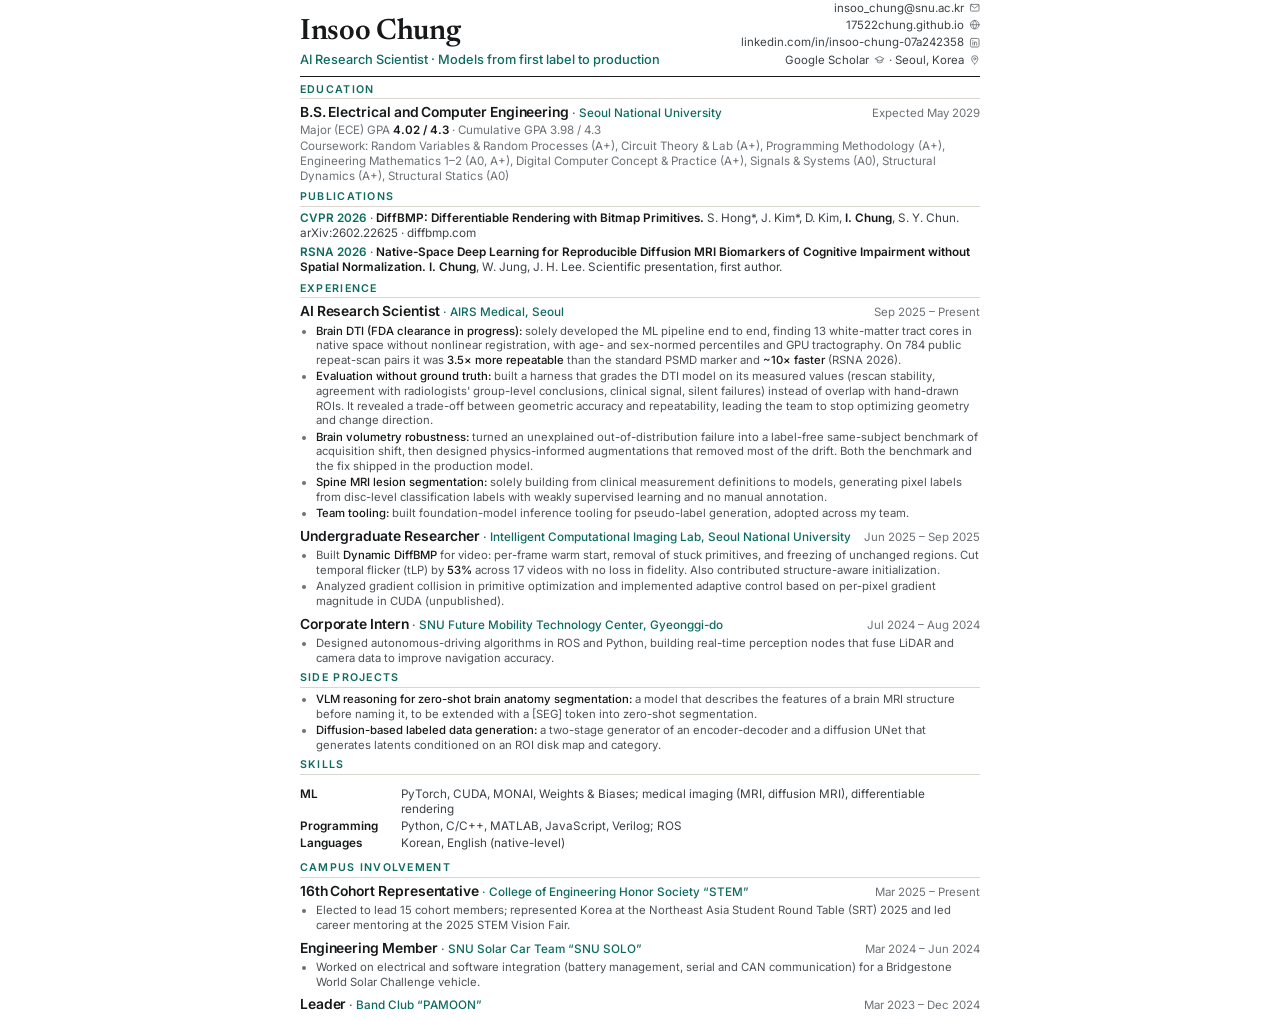
<file: cv/cv.html>
<!doctype html>
<html lang="en">
<head>
<meta charset="utf-8">
<title>Insoo Chung · CV</title>
<link rel="preconnect" href="https://fonts.googleapis.com">
<link rel="preconnect" href="https://fonts.gstatic.com" crossorigin>
<link href="https://fonts.googleapis.com/css2?family=Inter:wght@400;500;600;700&family=Newsreader:opsz,wght@6..72,500;6..72,600&display=swap" rel="stylesheet">
<style>
  @page { size: A4; margin: 9mm 14mm 8mm; }
  :root { --ink: #16181a; --ink-2: #3c4146; --ink-3: #6b7177; --rule: #d9d6cf; --accent: #0e6b61; }
  * { box-sizing: border-box; }
  html { -webkit-print-color-adjust: exact; print-color-adjust: exact; }
  body { margin: 0; font: 400 8.8pt/1.3 Inter, system-ui, sans-serif; color: var(--ink-2); background: #fff; }
  .page { max-width: 180mm; margin: 0 auto; }
  header { display: flex; justify-content: space-between; align-items: flex-end; border-bottom: 1.5px solid var(--ink); padding-bottom: 7px; }
  h1 { font: 600 22pt/1 Newsreader, Georgia, serif; color: var(--ink); margin: 0; letter-spacing: -0.01em; }
  .role { margin-top: 5px; font-weight: 500; color: var(--accent); font-size: 9.6pt; }
  .contact { text-align: right; font-size: 8.6pt; line-height: 1.5; }
  a { color: inherit; text-decoration: none; }
  .ic { width: 8.6pt; height: 8.6pt; margin-left: 5px; vertical-align: -1.2pt; fill: none; stroke: var(--ink-3); stroke-width: 1.8; stroke-linecap: round; stroke-linejoin: round; }
  h2 { font: 600 8pt/1 Inter, sans-serif; letter-spacing: 0.12em; text-transform: uppercase; color: var(--accent); margin: 8px 0 4px; padding-bottom: 3px; border-bottom: 1px solid var(--rule); }
  .item { margin: 0 0 6px; }
  .row { display: flex; justify-content: space-between; gap: 12px; }
  .row b { color: var(--ink); font-weight: 600; }
  .item > .row:first-child { align-items: baseline; }
  .item > .row b { font-size: 10.4pt; letter-spacing: -0.005em; }
  .org { color: var(--accent); font-weight: 500; }
  .org a { color: var(--accent); }
  .item ul { padding-left: 16px; margin-top: 3px; font-size: 8.5pt; line-height: 1.3; color: #4b5156; }
  .item li strong { font-weight: 500; color: var(--ink); }
  .when { color: var(--ink-3); white-space: nowrap; font-size: 8.6pt; }
  .sub { color: var(--ink-3); font-size: 8.7pt; margin-top: 1px; }
  ul { margin: 3px 0 0; padding-left: 13px; }
  li { margin: 1.5px 0; }
  li::marker { color: var(--ink-3); }
  strong { color: var(--ink); font-weight: 600; }
  .pub { margin: 0 0 4px; }
  .pub .t { color: var(--ink); font-weight: 600; }
  .venue { color: var(--accent); font-weight: 600; }
  .skills { display: grid; grid-template-columns: 24mm 1fr; gap: 2px 10px; }
  .skills dt { color: var(--ink); font-weight: 600; }
  .skills dd { margin: 0; }
</style>
</head>
<body>
<div class="page">

<header>
  <div>
    <h1>Insoo Chung</h1>
    <div class="role">AI Research Scientist · Models from first label to production</div>
  </div>
  <div class="contact">
    <a href="mailto:insoo_chung@snu.ac.kr">insoo_chung@snu.ac.kr<svg class="ic" viewBox="0 0 24 24" aria-hidden="true"><rect x="3" y="5" width="18" height="14" rx="2"/><path d="m3.5 6.5 8.5 6.5 8.5-6.5"/></svg></a><br>
    <a href="https://17522chung.github.io">17522chung.github.io<svg class="ic" viewBox="0 0 24 24" aria-hidden="true"><circle cx="12" cy="12" r="9"/><path d="M3 12h18M12 3c2.5 2.6 3.8 5.6 3.8 9s-1.3 6.4-3.8 9c-2.5-2.6-3.8-5.6-3.8-9S9.5 5.6 12 3z"/></svg></a><br>
    <a href="https://www.linkedin.com/in/insoo-chung-07a242358">linkedin.com/in/insoo-chung-07a242358<svg class="ic" viewBox="0 0 24 24" aria-hidden="true"><rect x="3" y="3" width="18" height="18" rx="3"/><path d="M8 10.5V17M8 7.2v.1M11.5 17v-6.5M11.5 13.2c0-1.6 1-2.7 2.4-2.7s2.3 1 2.3 2.7V17"/></svg></a><br>
    <a href="https://scholar.google.com/citations?hl=ko&amp;user=tmoXLoMAAAAJ">Google Scholar<svg class="ic" viewBox="0 0 24 24" aria-hidden="true"><path d="M3 10l9-5 9 5-9 5-9-5z"/><path d="M7 12.5V17c3 2 7 2 10 0v-4.5"/></svg></a> · Seoul, Korea<svg class="ic" viewBox="0 0 24 24" aria-hidden="true"><path d="M12 21s-6.5-5.6-6.5-11a6.5 6.5 0 0 1 13 0c0 5.4-6.5 11-6.5 11z"/><circle cx="12" cy="10" r="2.3"/></svg>
  </div>
</header>

<h2>Education</h2>
<div class="item">
  <div class="row"><span><b>B.S. Electrical and Computer Engineering</b> <span class="org">· Seoul National University</span></span><span class="when">Expected May 2029</span></div>
  <div class="sub">Major (ECE) GPA <strong>4.02 / 4.3</strong> · Cumulative GPA 3.98 / 4.3</div>
  <div class="sub">Coursework: Random Variables &amp; Random Processes (A+), Circuit Theory &amp; Lab (A+), Programming Methodology (A+), Engineering Mathematics 1–2 (A0, A+), Digital Computer Concept &amp; Practice (A+), Signals &amp; Systems (A0), Structural Dynamics (A+), Structural Statics (A0)</div>
</div>

<h2>Publications</h2>
<div class="pub">
  <span class="venue">CVPR 2026</span> · <span class="t">DiffBMP: Differentiable Rendering with Bitmap Primitives.</span>
  S. Hong*, J. Kim*, D. Kim, <strong>I. Chung</strong>, S. Y. Chun. <a href="https://arxiv.org/abs/2602.22625">arXiv:2602.22625</a> · <a href="https://diffbmp.com">diffbmp.com</a>
</div>
<div class="pub">
  <span class="venue">RSNA 2026</span> · <span class="t">Native-Space Deep Learning for Reproducible Diffusion MRI Biomarkers of Cognitive Impairment without Spatial Normalization.</span>
  <strong>I. Chung</strong>, W. Jung, J. H. Lee. Scientific presentation, first author.
</div>

<h2>Experience</h2>
<div class="item">
  <div class="row"><span><b>AI Research Scientist</b> <span class="org">· <a href="https://airsmed.com/">AIRS Medical</a>, Seoul</span></span><span class="when">Sep 2025 – Present</span></div>
  <ul>
    <li><strong>Brain DTI (FDA clearance in progress):</strong> solely developed the ML pipeline end to end, finding 13 white-matter tract cores in native space without nonlinear registration, with age- and sex-normed percentiles and GPU tractography. On 784 public repeat-scan pairs it was <strong>3.5× more repeatable</strong> than the standard PSMD marker and <strong>~10× faster</strong> (RSNA 2026).</li>
    <li><strong>Evaluation without ground truth:</strong> built a harness that grades the DTI model on its measured values (rescan stability, agreement with radiologists' group-level conclusions, clinical signal, silent failures) instead of overlap with hand-drawn ROIs. It revealed a trade-off between geometric accuracy and repeatability, leading the team to stop optimizing geometry and change direction.</li>
    <li><strong>Brain volumetry robustness:</strong> turned an unexplained out-of-distribution failure into a label-free same-subject benchmark of acquisition shift, then designed physics-informed augmentations that removed most of the drift. Both the benchmark and the fix shipped in the production model.</li>
    <li><strong>Spine MRI lesion segmentation:</strong> solely building from clinical measurement definitions to models, generating pixel labels from disc-level classification labels with weakly supervised learning and no manual annotation.</li>
    <li><strong>Team tooling:</strong> built foundation-model inference tooling for pseudo-label generation, adopted across my team.</li>
  </ul>
</div>
<div class="item">
  <div class="row"><span><b>Undergraduate Researcher</b> <span class="org">· <a href="https://icl.snu.ac.kr/">Intelligent Computational Imaging Lab</a>, Seoul National University</span></span><span class="when">Jun 2025 – Sep 2025</span></div>
  <ul>
    <li>Built <strong>Dynamic DiffBMP</strong> for video: per-frame warm start, removal of stuck primitives, and freezing of unchanged regions. Cut temporal flicker (tLP) by <strong>53%</strong> across 17 videos with no loss in fidelity. Also contributed structure-aware initialization.</li>
    <li>Analyzed gradient collision in primitive optimization and implemented adaptive control based on per-pixel gradient magnitude in CUDA (unpublished).</li>
  </ul>
</div>
<div class="item">
  <div class="row"><span><b>Corporate Intern</b> <span class="org">· <a href="https://fmtc.snu.ac.kr/">SNU Future Mobility Technology Center</a>, Gyeonggi-do</span></span><span class="when">Jul 2024 – Aug 2024</span></div>
  <ul>
    <li>Designed autonomous-driving algorithms in ROS and Python, building real-time perception nodes that fuse LiDAR and camera data to improve navigation accuracy.</li>
  </ul>
</div>

<h2>Side Projects</h2>
<div class="item">
  <ul>
    <li><strong>VLM reasoning for zero-shot brain anatomy segmentation:</strong> a model that describes the features of a brain MRI structure before naming it, to be extended with a [SEG] token into zero-shot segmentation.</li>
    <li><strong>Diffusion-based labeled data generation:</strong> a two-stage generator of an encoder-decoder and a diffusion UNet that generates latents conditioned on an ROI disk map and category.</li>
  </ul>
</div>

<h2>Skills</h2>
<dl class="skills">
  <dt>ML</dt><dd>PyTorch, CUDA, MONAI, Weights &amp; Biases; medical imaging (MRI, diffusion MRI), differentiable rendering</dd>
  <dt>Programming</dt><dd>Python, C/C++, MATLAB, JavaScript, Verilog; ROS</dd>
  <dt>Languages</dt><dd>Korean, English (native-level)</dd>
</dl>

<h2>Campus Involvement</h2>
<div class="item">
  <div class="row"><span><b>16th Cohort Representative</b> <span class="org">· College of Engineering Honor Society “STEM”</span></span><span class="when">Mar 2025 – Present</span></div>
  <ul>
    <li>Elected to lead 15 cohort members; represented Korea at the Northeast Asia Student Round Table (SRT) 2025 and led career mentoring at the 2025 STEM Vision Fair.</li>
  </ul>
</div>
<div class="item">
  <div class="row"><span><b>Engineering Member</b> <span class="org">· SNU Solar Car Team “SNU SOLO”</span></span><span class="when">Mar 2024 – Jun 2024</span></div>
  <ul>
    <li>Worked on electrical and software integration (battery management, serial and CAN communication) for a Bridgestone World Solar Challenge vehicle.</li>
  </ul>
</div>
<div class="item">
  <div class="row"><span><b>Leader</b> <span class="org">· Band Club “PAMOON”</span></span><span class="when">Mar 2023 – Dec 2024</span></div>
</div>

</div>
</body>
</html>
</file>
<file: assets/css/site.css>
/* ---------- tokens ---------- */
:root {
  --bg: #f7f6f2;
  --surface: #ffffff;
  --ink: #16181c;
  --ink-2: #4a4f57;
  --ink-3: #7b818a;
  --rule: #e2e0d8;
  --accent: #0e6b61;
  --accent-soft: #e3f1ee;
  --warn: #9a5b12;
  --warn-soft: #f8eedf;
  --bad: #b03a2e;
  --good: #1f7a4d;
  --serif: "Newsreader", "Iowan Old Style", Georgia, serif;
  --sans: "Inter", system-ui, -apple-system, "Segoe UI", sans-serif;
  --mono: "JetBrains Mono", ui-monospace, SFMono-Regular, Menlo, monospace;
  --measure: 42rem;
  --wide: 64rem;
  color-scheme: light;
}
@media (prefers-color-scheme: dark) {
  :root:not([data-theme="light"]) {
    --bg: #111315;
    --surface: #181b1e;
    --ink: #ecebe6;
    --ink-2: #b4b8bd;
    --ink-3: #868b92;
    --rule: #2a2e33;
    --accent: #5cc8b6;
    --accent-soft: #15302c;
    --warn: #e0a65a;
    --warn-soft: #2e2416;
    --bad: #e7776b;
    --good: #6cc797;
    color-scheme: dark;
  }
}
:root[data-theme="dark"] {
  --bg: #111315;
  --surface: #181b1e;
  --ink: #ecebe6;
  --ink-2: #b4b8bd;
  --ink-3: #868b92;
  --rule: #2a2e33;
  --accent: #5cc8b6;
  --accent-soft: #15302c;
  --warn: #e0a65a;
  --warn-soft: #2e2416;
  --bad: #e7776b;
  --good: #6cc797;
  color-scheme: dark;
}

/* ---------- base ---------- */
*, *::before, *::after { box-sizing: border-box; }
html { -webkit-text-size-adjust: 100%; }
body {
  margin: 0;
  background: var(--bg);
  color: var(--ink);
  font: 17px/1.65 var(--sans);
  font-feature-settings: "ss01", "cv11";
  -webkit-font-smoothing: antialiased;
}
a { color: var(--accent); text-underline-offset: 3px; text-decoration-thickness: 1px; }
a:hover { text-decoration-thickness: 2px; }
img { max-width: 100%; display: block; }
code, .mono { font-family: var(--mono); font-size: 0.86em; }
::selection { background: var(--accent-soft); }

.wrap { max-width: var(--wide); margin: 0 auto; padding: 0 16px; }
.prose { max-width: var(--measure); }

/* ---------- nav ---------- */
.nav {
  position: sticky; top: 0; z-index: 10;
  background: color-mix(in srgb, var(--bg) 88%, transparent);
  backdrop-filter: blur(8px);
  border-bottom: 1px solid var(--rule);
}
.nav .wrap { display: flex; align-items: center; justify-content: space-between; height: 56px; gap: 16px; }
.nav .brand { font-family: var(--serif); font-size: 1.15rem; color: var(--ink); text-decoration: none; letter-spacing: -0.01em; }
.nav ul { list-style: none; display: flex; gap: 20px; margin: 0; padding: 0; font-size: 0.9rem; }
.nav a.link { color: var(--ink-2); text-decoration: none; }
.nav a.link:hover { color: var(--ink); }
@media (max-width: 560px) { .nav ul li.opt { display: none; } }

/* ---------- type ---------- */
h1, h2, h3 { font-family: var(--serif); font-weight: 500; letter-spacing: -0.015em; line-height: 1.15; margin: 0; }
h1 { font-size: clamp(2.2rem, 5.5vw, 3.6rem); }
h2 { font-size: clamp(1.55rem, 3vw, 2rem); margin: 3.2rem 0 1rem; }
h3 { font-size: 1.25rem; margin: 2rem 0 0.6rem; }
p { margin: 0 0 1.1rem; }
.eyebrow {
  font: 600 0.74rem/1 var(--sans); letter-spacing: 0.12em; text-transform: uppercase;
  color: var(--accent); margin: 0 0 14px;
}
.lede { font-size: 1.2rem; color: var(--ink-2); line-height: 1.55; }
.muted { color: var(--ink-3); }
.small { font-size: 0.88rem; }
hr { border: 0; border-top: 1px solid var(--rule); margin: 3rem 0; }

/* ---------- home: hero ---------- */
.hero { padding: 56px 0 56px; display: grid; grid-template-columns: repeat(12, minmax(0, 1fr)); align-items: center; }
.hero-text { grid-column: 6 / 13; grid-row: 1; position: relative; z-index: 1; padding-left: 40px; }
.hero h1 em { font-style: italic; color: var(--accent); }
.hero .lede { margin-top: 22px; max-width: 36rem; }
.bio { list-style: none; margin: 22px 0 0; padding: 0; max-width: 36rem; display: grid; gap: 10px; }
.bio li { position: relative; padding-left: 20px; font-size: 1.08rem; line-height: 1.5; color: var(--ink-2); }
.bio li::before { content: ""; position: absolute; left: 2px; top: 0.62em; width: 8px; height: 2px; background: var(--accent); }
/* the photo spans from the headline down to the buttons: offset by the eyebrow, stretch to the text's height */
.hero figure { margin: calc(0.74rem + 14px) 0 0; grid-column: 1 / 9; grid-row: 1; align-self: stretch; position: relative; }
/* the presentation screen (right of the photo) fades out under the text */
.hero figure img {
  position: absolute; inset: 0; width: 100%; height: 100%; object-fit: cover; object-position: 42% 50%; border-radius: 14px 0 0 14px;
  -webkit-mask-image: linear-gradient(to right, #000 30%, transparent 64%);
          mask-image: linear-gradient(to right, #000 30%, transparent 64%);
}
/* easter egg: hovering the photo swaps in an off-duty one */
.hero figure img { transition: opacity 0.6s ease; }
.hero figure .alt { opacity: 0; }
.hero figure:hover img { opacity: 0; }
.hero figure:hover .alt { opacity: 1; }
@media (prefers-reduced-motion: reduce) { .hero figure img { transition: none; } }
.hero figcaption { font-size: 0.78rem; color: var(--ink-3); margin-top: 8px; }
@media (max-width: 760px) {
  .hero { grid-template-columns: 1fr; padding-top: 0; }
  /* explicit 4:3 height (the figure spans the full viewport width): with the desktop stretch, Safari collapsed the photo to 0px */
  .hero figure { grid-column: 1; grid-row: 1; margin: 0 -16px; height: 75vw; align-self: start; }
  .hero figure img {
    border-radius: 0; object-position: 0% 50%;
    -webkit-mask-image: linear-gradient(to right, #000 34%, transparent 80%), linear-gradient(to bottom, #000 60%, transparent 100%);
            mask-image: linear-gradient(to right, #000 34%, transparent 80%), linear-gradient(to bottom, #000 60%, transparent 100%);
    -webkit-mask-composite: source-in; mask-composite: intersect;
  }
  .hero-text { grid-column: 1; grid-row: 2; margin-top: -56px; padding-left: 0; }
}
.chips { display: flex; flex-wrap: wrap; gap: 8px; margin-top: 26px; }
.chip {
  font-size: 0.82rem; padding: 6px 12px; border-radius: 999px;
  border: 1px solid var(--rule); background: var(--surface); color: var(--ink-2);
}
.chip b { color: var(--ink); font-weight: 600; }

/* ---------- home: work cards ---------- */
.section-head { display: flex; align-items: baseline; justify-content: space-between; gap: 16px; border-top: 1px solid var(--ink); padding-top: 14px; margin-top: 56px; }
.section-head h2 { margin: 0; font-size: 1.5rem; }
.cards { display: grid; grid-template-columns: repeat(2, minmax(0, 1fr)); gap: 20px; margin-top: 24px; }
@media (max-width: 760px) { .cards { grid-template-columns: 1fr; } }
.card {
  position: relative; display: flex; flex-direction: column; gap: 10px;
  background: var(--surface); border: 1px solid var(--rule); border-radius: 14px;
  padding: 24px; color: inherit; text-decoration: none;
  transition: border-color .15s, transform .15s;
}
a.card:hover { border-color: var(--accent); transform: translateY(-2px); }
.card.lead { grid-column: 1 / -1; }
.card .tag { font: 600 0.72rem/1 var(--sans); letter-spacing: 0.1em; text-transform: uppercase; color: var(--ink-3); }
.card h3 { margin: 0; font-size: 1.4rem; }
.card.lead h3 { font-size: 1.8rem; }
.card p { margin: 0; color: var(--ink-2); font-size: 0.95rem; }
.card .maps { display: flex; flex-wrap: wrap; gap: 6px; margin-top: 4px; }
.card .maps span { font-size: 0.75rem; padding: 3px 9px; border-radius: 6px; background: var(--accent-soft); color: var(--accent); }
.card .cta { margin-top: auto; padding-top: 8px; font-size: 0.88rem; font-weight: 600; color: var(--accent); }
.card .cta.pending { color: var(--ink-3); font-weight: 500; }

/* ---------- home: lists ---------- */
.list { list-style: none; margin: 20px 0 0; padding: 0; }
.list li { display: grid; grid-template-columns: 9rem 1fr; gap: 20px; padding: 16px 0; border-bottom: 1px solid var(--rule); }
.list li:last-child { border-bottom: 0; }
.list .when { font-size: 0.85rem; color: var(--ink-3); padding-top: 2px; }
.list .what b { font-weight: 600; }
.list .what p { margin: 4px 0 0; color: var(--ink-2); font-size: 0.93rem; }
.courses { margin-top: 10px; font-size: 0.93rem; }
.courses summary { cursor: pointer; color: var(--accent); font-weight: 600; list-style: none; display: inline-flex; align-items: center; gap: 6px; }
.courses summary::-webkit-details-marker { display: none; }
.courses summary::before { content: "▸"; transition: transform .2s; }
.courses[open] summary::before { transform: rotate(90deg); }
.courses summary span { color: var(--ink-3); font-weight: 400; }
.courses ul { list-style: none; margin: 8px 0 0; padding: 0; }
.list .courses li { display: grid; grid-template-columns: 1fr auto 2.5rem; gap: 12px; padding: 6px 0; border-bottom: 1px solid var(--rule); color: var(--ink-2); }
.list .courses li:last-child { border-bottom: 0; }
.courses .term { color: var(--ink-3); font-size: 0.85rem; }
.courses .grade { font-weight: 600; font-size: 0.88rem; color: var(--accent); text-align: right; }
@media (max-width: 560px) { .list li { grid-template-columns: 1fr; gap: 4px; } }

footer { border-top: 1px solid var(--rule); margin-top: 80px; padding: 28px 0 48px; font-size: 0.85rem; color: var(--ink-3); }
footer .wrap { display: flex; justify-content: space-between; flex-wrap: wrap; gap: 12px; }

/* ---------- case study ---------- */
.cs-head { padding: 64px 0 24px; }
.cs-head h1 { font-size: clamp(2.1rem, 5vw, 3.3rem); max-width: 48rem; }
.cs-head .lede { margin-top: 20px; max-width: 44rem; }
.meta {
  display: grid; grid-template-columns: repeat(4, minmax(0, 1fr)); gap: 20px;
  border-top: 1px solid var(--rule); border-bottom: 1px solid var(--rule);
  padding: 18px 0; margin: 36px 0 0; font-size: 0.86rem;
}
.meta dt { color: var(--ink-3); font-size: 0.72rem; letter-spacing: 0.1em; text-transform: uppercase; margin-bottom: 4px; }
.meta dd { margin: 0; color: var(--ink); }
@media (max-width: 760px) { .meta { grid-template-columns: repeat(2, minmax(0, 1fr)); } }

.cs-body { display: grid; grid-template-columns: 12rem minmax(0, 1fr); gap: 48px; margin-top: 40px; }
.toc { position: sticky; top: 80px; align-self: start; font-size: 0.85rem; }
.toc ol { list-style: none; padding: 0; margin: 0; counter-reset: s; }
.toc li { counter-increment: s; margin: 0 0 10px; }
.toc a { color: var(--ink-3); text-decoration: none; display: block; }
.toc a::before { content: counter(s, decimal-leading-zero) "  "; font-family: var(--mono); font-size: 0.75rem; }
.toc a:hover { color: var(--ink); }
@media (max-width: 900px) { .cs-body { grid-template-columns: 1fr; } .toc { display: none; } }
.cs-body article > h2:first-child { margin-top: 0; }
.cs-body article h2 { scroll-margin-top: 80px; }

.tldr {
  background: var(--surface); border: 1px solid var(--rule); border-left: 3px solid var(--accent);
  border-radius: 10px; padding: 20px 24px; margin: 0 0 8px;
}
.tldr ol { margin: 0; padding-left: 1.2rem; }
.tldr li { margin: 0 0 8px; }
.tldr li:last-child { margin: 0; }

.callout { border-radius: 10px; padding: 16px 20px; margin: 1.6rem 0; font-size: 0.95rem; background: var(--accent-soft); }
.callout.warn { background: var(--warn-soft); }
.callout b:first-child { display: block; margin-bottom: 4px; }

.math { overflow-x: auto; overflow-y: hidden; padding: 6px 0; margin: 1rem 0 1.3rem; }

figure.fig { margin: 2rem 0 2.2rem; }
figure.fig .canvas { background: var(--surface); border: 1px solid var(--rule); border-radius: 12px; padding: 12px; overflow-x: auto; }
figure.fig svg { width: 100%; height: auto; min-width: 560px; display: block; }
figure.fig figcaption { font-size: 0.85rem; color: var(--ink-3); margin-top: 10px; }
figure.fig figcaption b { color: var(--ink-2); }

table.t { width: 100%; border-collapse: collapse; font-size: 0.9rem; margin: 1.2rem 0 1.6rem; }
table.t th, table.t td { text-align: left; padding: 9px 10px; border-bottom: 1px solid var(--rule); vertical-align: top; }
table.t th { font-weight: 600; font-size: 0.78rem; letter-spacing: 0.06em; text-transform: uppercase; color: var(--ink-3); }
.t-scroll { overflow-x: auto; }

.lessons { display: grid; grid-template-columns: repeat(2, minmax(0, 1fr)); gap: 16px; margin: 1.4rem 0; }
.lessons div { border: 1px solid var(--rule); border-radius: 10px; padding: 16px 18px; background: var(--surface); }
.lessons b { display: block; font-family: var(--serif); font-weight: 500; font-size: 1.08rem; margin-bottom: 6px; }
.lessons p { margin: 0; font-size: 0.92rem; color: var(--ink-2); }
@media (max-width: 640px) { .lessons { grid-template-columns: 1fr; } }

.next { display: flex; justify-content: space-between; gap: 16px; border-top: 1px solid var(--rule); margin-top: 56px; padding-top: 20px; font-size: 0.92rem; }

/* svg helpers */
.s-ink { fill: var(--ink); } .s-ink2 { fill: var(--ink-2); } .s-ink3 { fill: var(--ink-3); }
.s-acc { fill: var(--accent); } .s-accsoft { fill: var(--accent-soft); }
.s-surface { fill: var(--surface); } .s-bg { fill: var(--bg); }
.s-good { fill: var(--good); } .s-warn { fill: var(--warn); } .s-bad { fill: var(--bad); }
.k-rule { stroke: var(--rule); } .k-warn { stroke: var(--warn); } .s-warnsoft { fill: var(--warn-soft); } .k-ink3 { stroke: var(--ink-3); } .k-acc { stroke: var(--accent); } .k-ink { stroke: var(--ink); }
svg text { font-family: var(--sans); }

/* ---------- compact case study ---------- */
.cs-compact { max-width: 52rem; margin-top: 36px; }
.glance { display: grid; grid-template-columns: repeat(2, minmax(0, 1fr)); gap: 14px; margin: 0; padding: 0; list-style: none; counter-reset: g; }
.glance > li {
  counter-increment: g; background: var(--surface); border: 1px solid var(--rule);
  border-radius: 12px; padding: 18px 20px 16px;
}
.glance > li.wide { grid-column: 1 / -1; }
.glance > li > h3 { margin: 0 0 8px; font-size: 1.06rem; display: flex; gap: 10px; align-items: baseline; }
.glance > li > h3::before { content: counter(g, decimal-leading-zero); font: 500 0.72rem/1 var(--mono); color: var(--accent); }
.glance p, .glance ul { margin: 0; font-size: 0.93rem; color: var(--ink-2); line-height: 1.55; }
.glance ul { padding-left: 1.05rem; }
.glance li li { margin: 0 0 4px; background: none; border: 0; padding: 0; border-radius: 0; }
.glance b { color: var(--ink); font-weight: 600; }
@media (max-width: 680px) { .glance { grid-template-columns: 1fr; } }
.figs { display: grid; gap: 0; margin-top: 8px; }
.note { font-size: 0.82rem; color: var(--ink-3); margin: 0 0 18px; }

/* ---------- selected work: hover-to-expand rows ---------- */
.works { display: grid; gap: 22px; margin-top: 24px; }
.work {
  display: grid; grid-template-columns: minmax(0, 1.35fr) minmax(0, 1fr); gap: 32px; align-items: center;
  background: var(--surface); border: 1px solid var(--rule); border-radius: 16px; padding: 22px;
  outline: none; transition: border-color .2s, box-shadow .2s;
}
.work:nth-child(even) { grid-template-columns: minmax(0, 1fr) minmax(0, 1.35fr); }
.work:nth-child(even) .visual { order: 2; }
.work .visual > a { display: contents; cursor: zoom-in; }
.work.wide, .work.wide:nth-child(even) { grid-template-columns: 1fr; }
.work.wide .visual {
  order: 0; aspect-ratio: auto; padding: 14px;
  display: grid; grid-template-columns: minmax(0, 1fr) minmax(0, 1.48fr); gap: 18px; align-items: center;
}
.work.wide .visual img { height: auto; }
.work .visual {
  border-radius: 12px; overflow: hidden; background: var(--bg); aspect-ratio: 16 / 10;
  display: flex; align-items: center; justify-content: center;
}
.work .visual img { width: 100%; height: 100%; object-fit: contain; }
.work .visual.dark { background: #000; }
.work .visual.light { background: #fff; }
.work .visual svg { width: 100%; height: auto; padding: 12px; }
.work .tag { font: 600 0.72rem/1 var(--sans); letter-spacing: 0.1em; text-transform: uppercase; color: var(--ink-3); }
.work h3 { margin: 10px 0 8px; font-size: clamp(1.4rem, 2.6vw, 1.85rem); }
.work .hook { margin: 0; color: var(--ink-2); font-size: 1rem; }
.work .more {
  display: grid; grid-template-rows: 0fr; opacity: 0;
  transition: grid-template-rows .35s ease, opacity .3s ease, margin .35s ease;
}
.work .more > div { overflow: hidden; }
.work .more p { margin: 0; font-size: 0.93rem; line-height: 1.6; color: var(--ink-2); border-top: 1px solid var(--rule); padding-top: 14px; }
.work .more b { color: var(--ink); font-weight: 600; }
.work .more .credit { display: block; margin-top: 8px; font-size: 0.75rem; color: var(--ink-3); }
.work .hint { margin-top: 12px; font-size: 0.8rem; color: var(--accent); transition: opacity .2s; }
.work:hover, .work:focus-within { border-color: var(--accent); box-shadow: 0 10px 30px -18px color-mix(in srgb, var(--ink) 40%, transparent); }
.work:hover .more, .work:focus-within .more { grid-template-rows: 1fr; opacity: 1; margin-top: 14px; }
.work:hover .hint, .work:focus-within .hint { opacity: 0; height: 0; margin: 0; }
@media (hover: none) {
  .work .more { grid-template-rows: 1fr; opacity: 1; margin-top: 14px; }
  .work .hint { display: none; }
}
@media (max-width: 760px) {
  .work { grid-template-columns: 1fr; gap: 18px; padding: 16px; }
  .work:nth-child(even) { grid-template-columns: 1fr; }
  .work.wide .visual { grid-template-columns: 1fr; }
  .work:nth-child(even) .visual { order: 0; }
}
@media (prefers-reduced-motion: reduce) { .work .more { transition: none; } }

.cta-row { display: flex; flex-wrap: wrap; gap: 10px; margin: 22px 0 0; }
.btn { display: inline-block; padding: 9px 16px; border-radius: 9px; background: var(--accent); color: var(--bg); font-weight: 600; font-size: 0.92rem; text-decoration: none; border: 1px solid var(--accent); }
.btn:hover { filter: brightness(1.08); }
.btn.ghost { background: transparent; color: var(--accent); }
@media (max-width: 400px) { .cta-row { gap: 8px; } .btn { padding: 9px 12px; } }

/* ---------- contact: night-river photo fading in from the right, under the text ---------- */
#contact { padding-top: 32px; display: grid; grid-template-columns: repeat(12, minmax(0, 1fr)); align-items: center; }
.contact-text { grid-column: 1 / 8; grid-row: 1; position: relative; z-index: 1; }
.contact-photo { margin: 0; grid-column: 6 / 13; grid-row: 1; }
.contact-photo img {
  display: block; width: 100%; height: auto; aspect-ratio: 1 / 1; object-fit: cover; border-radius: 0 14px 14px 0;
  -webkit-mask-image: linear-gradient(to left, #000 45%, transparent 85%), linear-gradient(to bottom, transparent 0%, #000 22%, #000 78%, transparent 100%);
          mask-image: linear-gradient(to left, #000 45%, transparent 85%), linear-gradient(to bottom, transparent 0%, #000 22%, #000 78%, transparent 100%);
  -webkit-mask-composite: source-in; mask-composite: intersect;
}
@media (max-width: 760px) {
  #contact { grid-template-columns: 1fr; }
  .contact-photo { grid-column: 1; grid-row: 1; margin: 0 -16px; }
  .contact-photo img { border-radius: 0; }
  .contact-text { grid-column: 1; grid-row: 2; margin-top: -96px; }
}

/* ---------- explorations: figure + text, no hover-expand ---------- */
.explore { display: grid; gap: 22px; margin-top: 24px; }
.xcard {
  display: grid; grid-template-columns: minmax(0, 1.5fr) minmax(0, 1fr); gap: 28px; align-items: start;
  background: var(--surface); border: 1px solid var(--rule); border-radius: 16px; padding: 22px;
}
.xcard .visual { border-radius: 12px; background: var(--bg); overflow-x: auto; }
.xcard .visual svg { display: block; width: 100%; height: auto; padding: 12px; }
.xtext { display: flex; flex-direction: column; gap: 10px; height: 100%; }
.xcard .tag { font: 600 0.72rem/1 var(--sans); letter-spacing: 0.1em; text-transform: uppercase; color: var(--ink-3); }
.xcard h3 { margin: 0; font-size: clamp(1.3rem, 2.2vw, 1.6rem); }
.xcard p { margin: 0; font-size: 0.95rem; line-height: 1.62; color: var(--ink-2); }
.xcard .status { margin-top: auto; padding-top: 10px; border-top: 1px solid var(--rule); font-size: 0.82rem; color: var(--ink-3); }
.xcard .status::before { content: ""; display: inline-block; width: 7px; height: 7px; border-radius: 50%; background: var(--warn); margin-right: 8px; vertical-align: 1px; }
.xcard .status.live::before { background: var(--accent); }
/* phones: the diagrams keep a readable size and scroll sideways inside the card */
@media (max-width: 760px) {
  .xcard { grid-template-columns: 1fr; gap: 16px; padding: 16px; }
  .xcard .visual svg { min-width: 620px; }
}
</file>
